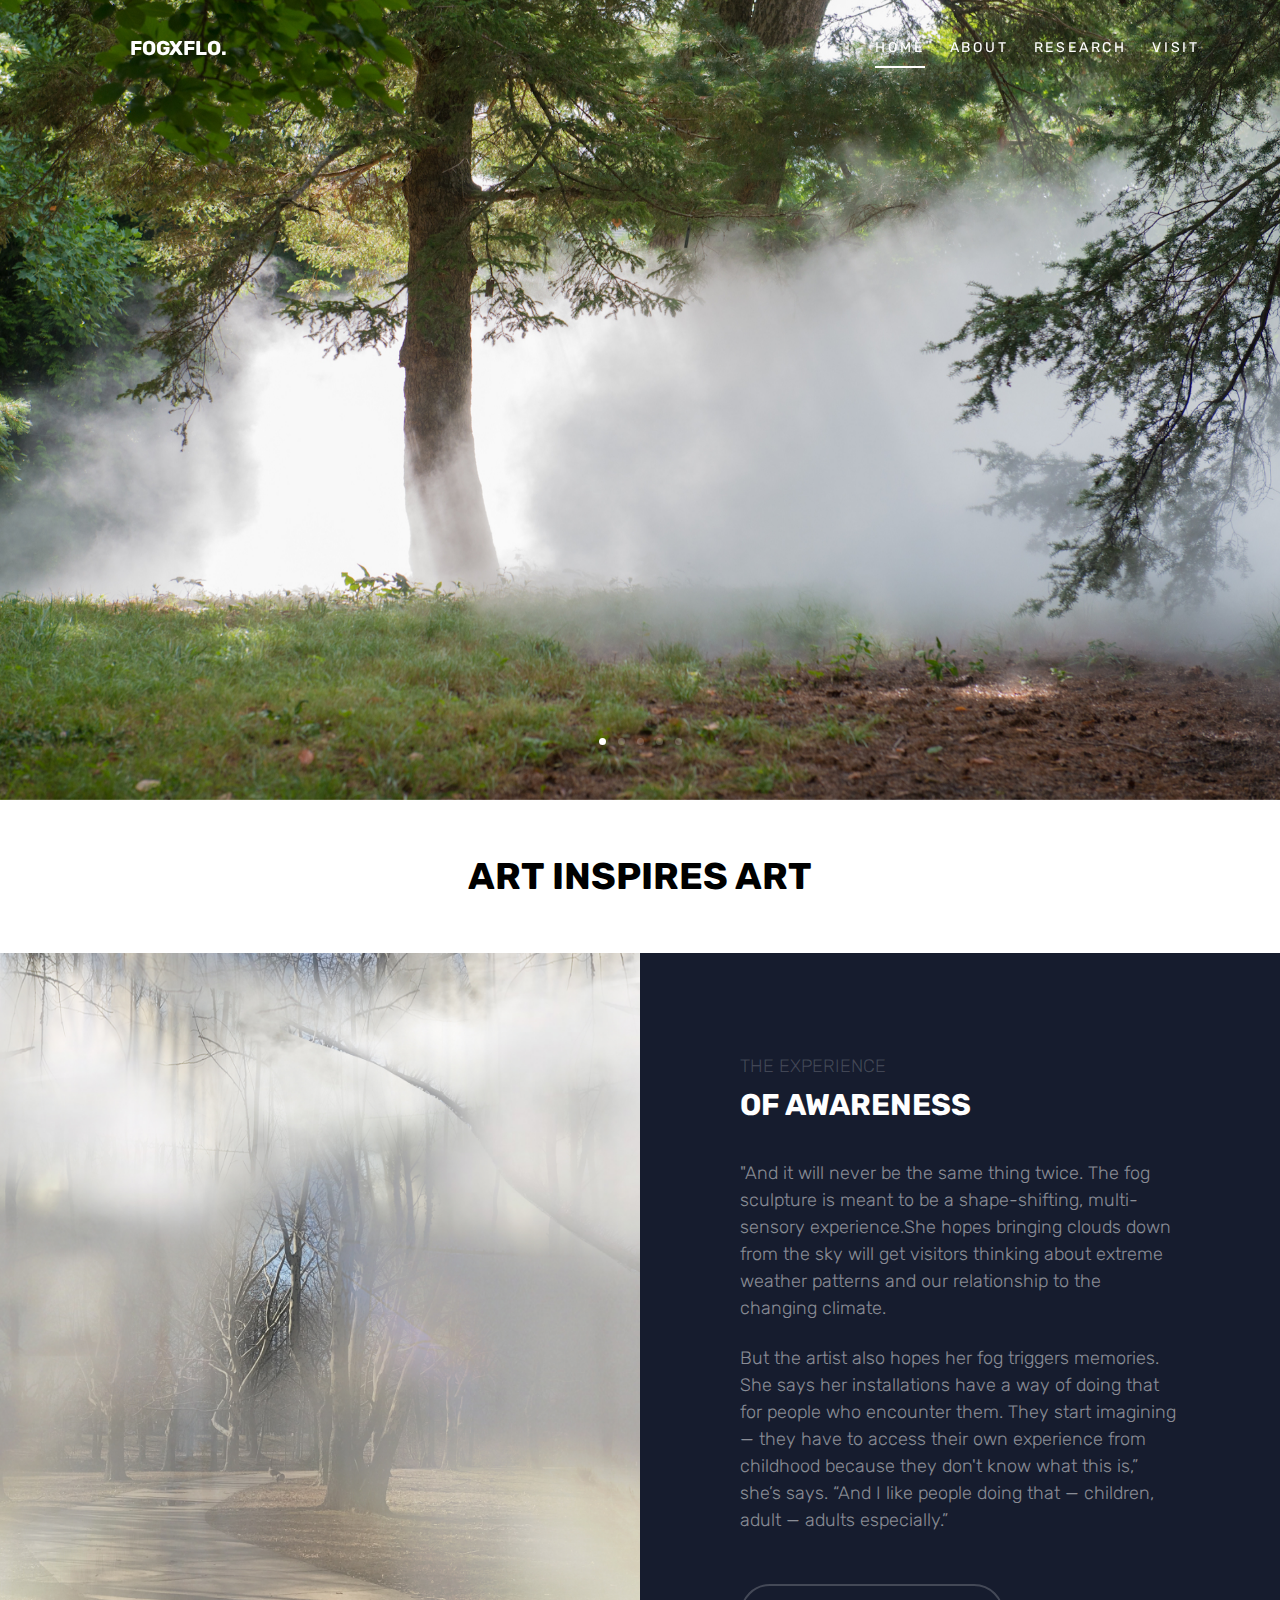
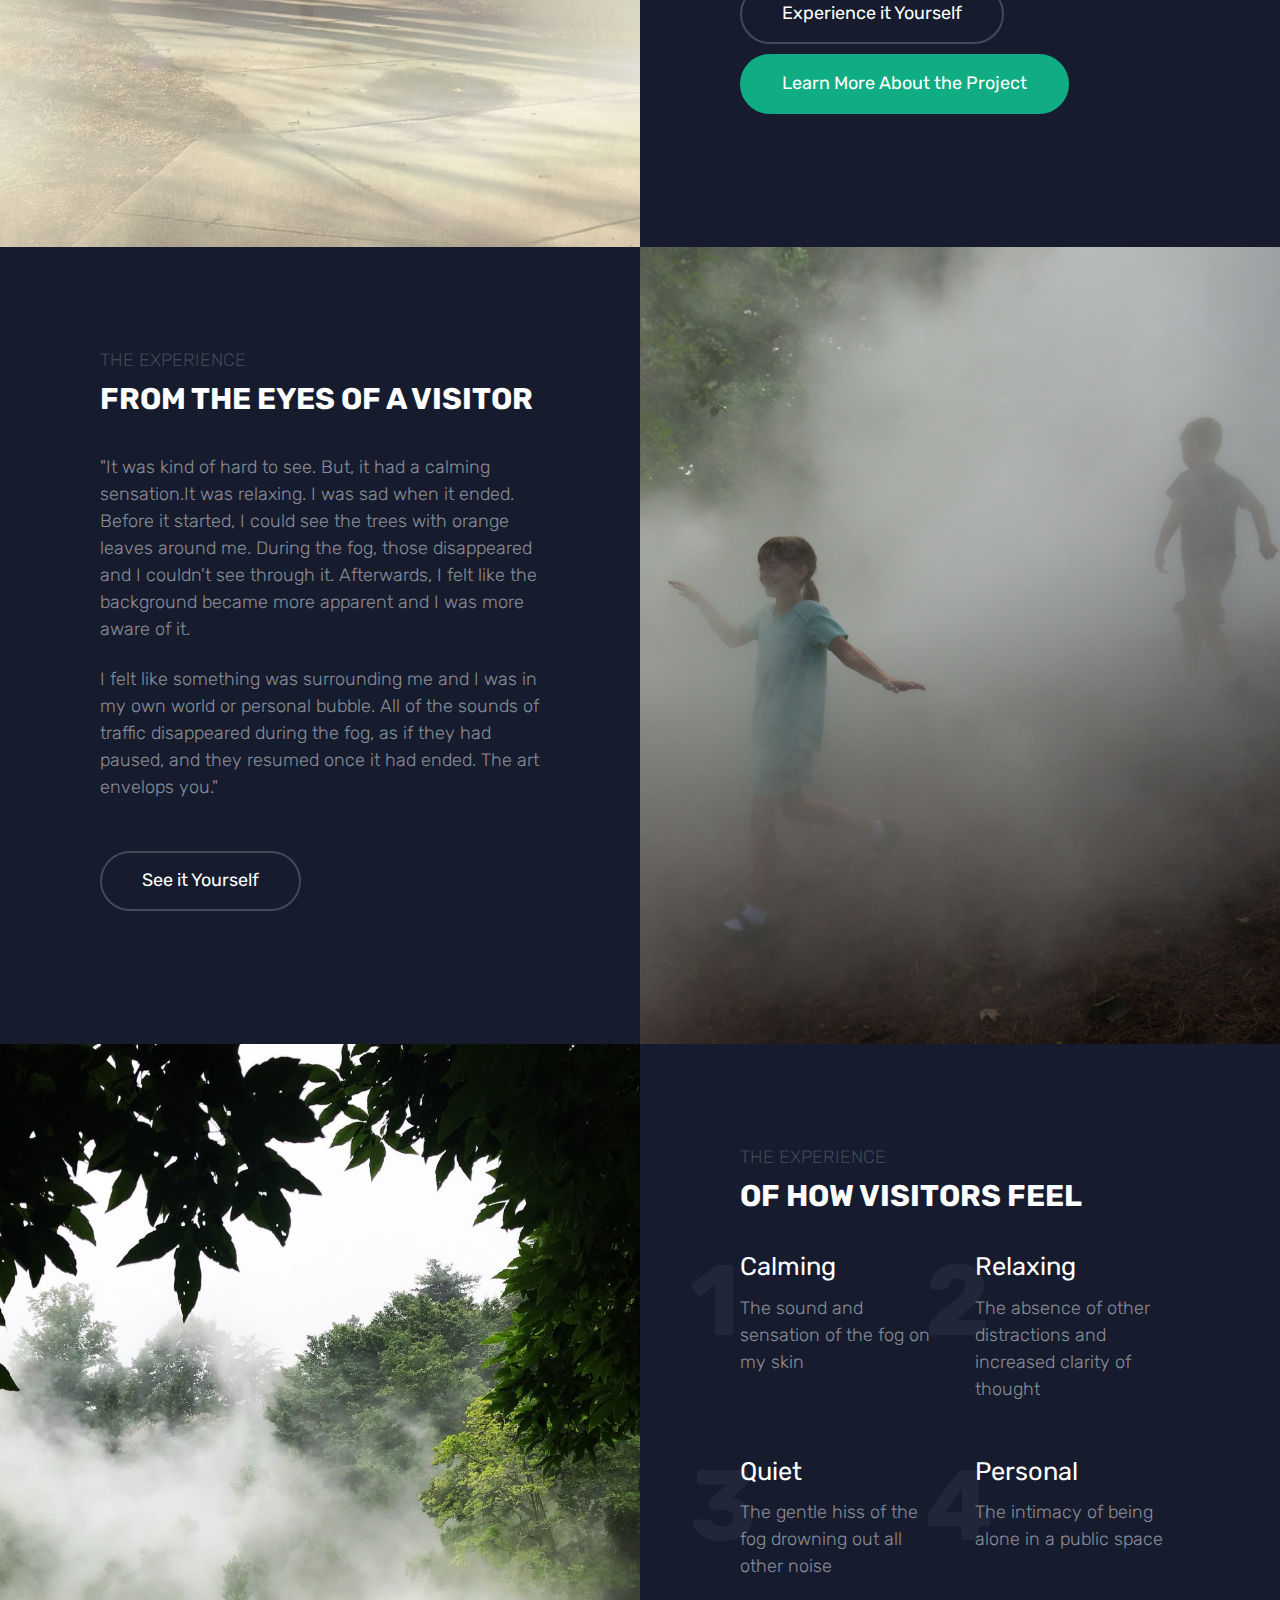
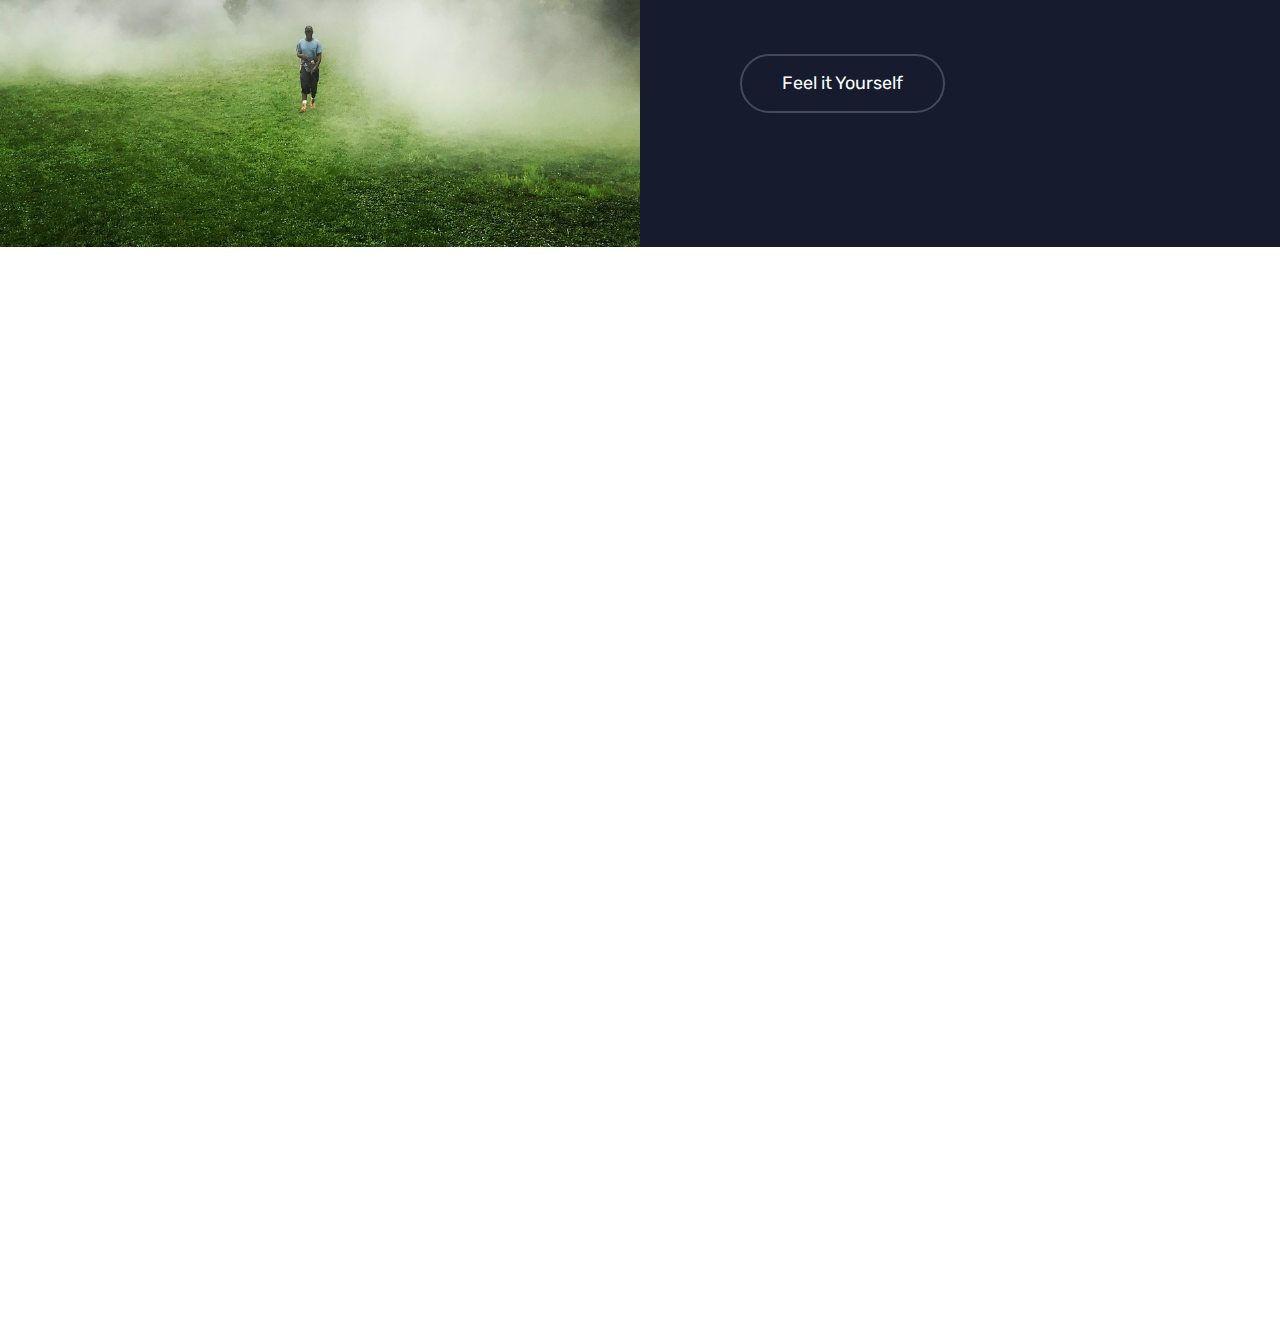
<file: index.html>
<!DOCTYPE html>
<html lang="en">
  <head>
    <meta charset="utf-8">
    <meta name="viewport" content="width=device-width, initial-scale=1">
    <title>FOGxFLO</title>
    <meta name="description" content="An analysis of FogxFlo by Fujiko Nakaya">
    <meta name="keywords" content="fogxflo, emerald necklace, boston, 5d fundamentals">
    
    <link href="https://fonts.googleapis.com/css?family=Inconsolata|Rubik:300,400,700,900" rel="stylesheet">
    <link rel="stylesheet" href="css/styles-merged.css">
    <link rel="stylesheet" href="css/style.min.css">
    <link rel="stylesheet" href="css/custom.css">

    <!--[if lt IE 9]>
      <script src="js/vendor/html5shiv.min.js"></script>
      <script src="js/vendor/respond.min.js"></script>
    <![endif]-->
  </head>
  <body>

  <!-- START: header -->
  
  <div class="probootstrap-loader"></div>

  <header role="banner" class="probootstrap-header">
    <div class="container">
        <a href="index.html" class="probootstrap-logo">FOGxFLO<span>.</span></a>
        
        <a href="#" class="probootstrap-burger-menu visible-xs" ><i>Menu</i></a>
        <div class="mobile-menu-overlay"></div>

        <nav role="navigation" class="probootstrap-nav hidden-xs">
          <ul class="probootstrap-main-nav">
            <li class="active"><a href="index.html">Home</a></li>
            <li><a href="about.html">About</a></li>
            <li><a href="portfolio.html">Research</a></li>
            <li><a href="contact.html">Visit</a></li>
          </ul>
          <div class="extra-text visible-xs">
            <a href="#" class="probootstrap-burger-menu"><i>Menu</i></a>
            <h5>Connect</h5>
            <ul class="social-buttons">
              <li><a href="https://twitter.com/EmNecklaceBos"><i class="icon-twitter"></i></a></li>
              <li><a href="https://www.facebook.com/theemeraldnecklaceconservancy/"><i class="icon-facebook2"></i></a></li>
              <li><a href="https://www.instagram.com/emeraldnecklaceconservancy/?hl=en"><i class="icon-instagram2"></i></a></li>
            </ul>
          </div>
        </nav>
    </div>
  </header>
  <!-- END: header -->
  <div class="probootstrap-main-content">
    <section class="probootstrap-slider flexslider">
      <ul class="slides">
         <!-- class="overlay" -->
        <li style="background-image: url(img/hill.jpg);">
          <div class="container">
            <div class="row">
              <div class="col-md-10 col-md-offset-1">
                <div class="probootstrap-slider-text text-center">
                  <h1 class="probootstrap-heading probootstrap-animate mb20">get found in the fog</h1>
                  <div class="probootstrap-animate probootstrap-sub-wrap mb30">@emnecklacebos | twitter</div>
                  <p class="probootstrap-animate"><a href="#" class="btn btn-ghost btn-ghost-white">fogxhill</a></p>
                </div>
              </div>
            </div>
          </div>
        </li>
        <!-- class="overlay" -->
        <li style="background-image: url(img/beach.jpg);">
          <div class="container">
            <div class="row">
              <div class="col-md-10 col-md-offset-1">
                <div class="probootstrap-slider-text text-center">
                  <h1 class="probootstrap-heading probootstrap-animate mb20">into the mystic</h1>
                  <div class="probootstrap-animate probootstrap-sub-wrap mb30">@megdaly13 | twitter</div>
                  <p class="probootstrap-animate"><a href="#" class="btn btn-ghost btn-ghost-white">fogxbeach</a></p>
                </div>
              </div>
            </div>
          </div>
        </li>
        <!-- class="overlay" -->
        <li style="background-image: url(img/island.jpg);">
          <div class="container">
            <div class="row">
              <div class="col-md-10 col-md-offset-1">
                <div class="probootstrap-slider-text text-center">
                  <h1 class="probootstrap-heading probootstrap-animate mb20">fearless</h1>
                  <div class="probootstrap-animate probootstrap-sub-wrap mb30">@gardinofran | twitter</div>
                  <p class="probootstrap-animate"><a href="#" class="btn btn-ghost btn-ghost-white">fogxisland</a></p>
                </div>
              </div>
            </div>
          </div>
        </li>
        <!-- class="overlay" -->
        <li style="background-image: url(img/ruins.jpg);">
          <div class="container">
            <div class="row">
              <div class="col-md-10 col-md-offset-1">
                <div class="probootstrap-slider-text text-center">
                  <h1 class="probootstrap-heading probootstrap-animate mb20">innovative art</h1>
                  <div class="probootstrap-animate probootstrap-sub-wrap mb30">@yennabenna | twitter</div>
                  <p class="probootstrap-animate"><a href="#" class="btn btn-ghost btn-ghost-white">fogxruins</a></p>
                </div>
              </div>
            </div>
          </div>
        </li>
        <!-- class="overlay" -->
        <li style="background-image: url(img/canopy.jpg);">
          <div class="container">
            <div class="row">
              <div class="col-md-10 col-md-offset-1">
                <div class="probootstrap-slider-text text-center">
                  <h1 class="probootstrap-heading probootstrap-animate mb20">make the invisible visible</h1>
                  <div class="probootstrap-animate probootstrap-sub-wrap mb30">@ruvandhi | twitter</div>
                  <p class="probootstrap-animate"><a href="#" class="btn btn-ghost btn-ghost-white">fogxcanopy</a></p>
                </div>
              </div>
            </div>
          </div>
        </li>
      </ul>
    </section>
    <section class="probootstrap-section probootstrap-bg-white">
      <div class="container-fluid">
        <div class="section-heading text-center">
          <h2 class="mt0 mb0">art inspires art</h2>
        </div>
      </div>
    </section>
    <section class="probootstrap-half">
      <div class="image-wrap">
        <div class="image" style="background-image: url(img/index2.jpg);"></div>
      </div>
      <div class="text">
        <p class="mb10 subtitle">The Experience</p>
        <h3 class="mt0 mb40">Of Awareness</h3>
        <p>"And it will never be the same thing twice. The fog sculpture is meant to be a shape-shifting, multi-sensory experience.She hopes bringing clouds down from the sky will get visitors thinking about extreme weather patterns and our relationship to the changing climate.</p>
        <p class="mb50">But the artist also hopes her fog triggers memories. She says her installations have a way of doing that for people who encounter them. They start imagining — they have to access their own experience from childhood because they don't know what this is,” she’s says. “And I like people doing that — children, adult — adults especially.”</p>
        <p><a href="contact.html" class="btn btn-ghost btn-ghost-white mb10">Experience it Yourself</a> &nbsp; <a href="about.html" class="btn btn-primary mb10">Learn More About the Project</a></p>
      </div>
    </section>
    <section class="probootstrap-half reverse">
      <div class="image-wrap">
        <div class="image" style="background-image: url(img/index1.jpg);"></div>
      </div>
      <div class="text">
        <p class="mb10 subtitle"> The Experience</p>
        <h3 class="mt0 mb40">From the Eyes of a Visitor</h3>
        <p>"It was kind of hard to see. But, it had a calming sensation.It was relaxing. I was sad when it ended. Before it started, I could see the trees with orange leaves around me. During the fog, those disappeared and I couldn't see through it. Afterwards, I felt like the background became more apparent and I was more aware of it.</p>
        <p class="mb50">I felt like something was surrounding me and I was in my own world or personal bubble. All of the sounds of traffic disappeared during the fog, as if they had paused, and they resumed once it had ended. The art envelops you."</p>
        <p><a href="contact.html" class="btn btn-ghost btn-ghost-white mb10">See it Yourself</a></p>
      </div>
    </section>
     <section class="probootstrap-half">
      <div class="image-wrap">
        <div class="image" style="background-image: url(img/index3.jpg);"></div>
      </div>
      <div class="text">
        <p class="mb10 subtitle">The Experience</p>
        <h3 class="mt0 mb40">Of How Visitors Feel</h3>
        <div class="row mb20">
          <div class="col-md-6 col-sm-12 col-xs-12">
            <div class="service-item">
              <span class="number">1</span>
              <h4 class="mt0">Calming</h4>
              <p>The sound and sensation of the fog on my skin</p>
            </div>
          </div>
          <div class="col-md-6 col-sm-12 col-xs-12">
            <div class="service-item">
              <span class="number">2</span>
              <h4 class="mt0">Relaxing</h4>
              <p>The absence of other distractions and increased clarity of thought</p>
            </div>
          </div>
          <div class="clearfix visible-sm-block"></div>
          <div class="col-md-6 col-sm-12 col-xs-12">
            <div class="service-item">
              <span class="number">3</span>
              <h4 class="mt0">Quiet</h4>
              <p>The gentle hiss of the fog drowning out all other noise</p>
            </div>
          </div>
          <div class="col-md-6 col-sm-12 col-xs-12">
            <div class="service-item">
              <span class="number">4</span>
              <h4 class="mt0">Personal</h4>
              <p>The intimacy of being alone in a public space</p>
            </div>
          </div>
        </div>
        <p><a href="contact.html" class="btn btn-ghost btn-ghost-white mb10">Feel it Yourself</a></p>
      </div>
    </section>

    <section class="probootstrap-section probootstrap-bg-white">
        <div class="container">
          <!-- END row -->
          <div class="row">
            <div class="col-md-12 probootstrap-animate">
              <div class="owl-carousel owl-carousel-testimony owl-carousel-fullwidth mt50">
                                  <div class="item">
                  <div class="probootstrap-testimony-wrap">
                    <figure>
                      <img src="img/house.jpg" alt="Free Bootstrap Template by uicookies.com">
                    </figure>
                    <blockquote class="quote">&ldquo;Fujiko Nakaya is the first artist to have worked with fog as a sculptural medium. This is not to say that she molds the medium according to her own conception; rather, her approach is a subtle collaboration with water, atmosphere, air currents, and time itself.&rdquo; <cite class="author">&mdash; Alexandra Munroe <br> <span>Guggenheim Museum Bilboa</span></cite></blockquote>
                  </div>
                </div>
                <div class="item">
                  <div class="probootstrap-testimony-wrap">
                    <figure>
                      <img src="img/bridge.jpg" alt="Free Bootstrap Template by uicookies.com">
                    </figure>
                    <blockquote class="quote">&ldquo;Nakaya focused on politically oriented video art, using her fog sculptures as a platform for collaborations with the choreographer Trisha Brown and the multimedia artist Bill Viola, among others.&rdquo; <cite class="author">&mdash; Ken Miller <br> <span>NYTimes</span></cite></blockquote>
                  </div>
                </div>
                <div class="item">
                  <div class="probootstrap-testimony-wrap">
                    <figure>
                      <img src="img/sapporo.jpg" alt="Free Bootstrap Template by uicookies.com">
                    </figure>
                    <blockquote class="quote">&ldquo;In a series of five site-specific works placed throughout the Necklace, Nakaya responds to Olmsted’s natural yet engineered landscapes with manufactured plumes and ephemeral clouds of water vapour.&rdquo; <cite class="author">&mdash; Joshua Fischer <br> <span>Wallpaper.com</span></cite></blockquote>
                  </div>
                </div>
                <div class="item">
                  <div class="probootstrap-testimony-wrap">
                    <figure>
                      <img src="img/test1.png" alt="Free Bootstrap Template by uicookies.com">
                    </figure>
                    <blockquote class="quote">&ldquo;an exquisite blend of fog, light, landscape, laughter and intrigue&rdquo; <cite class="author">&mdash; Chris Reed <br> <span>@chrisreedstoss | twitter</span></cite></blockquote>
                  </div>
                </div>
                <div class="item">
                  <div class="probootstrap-testimony-wrap">
                    <figure>
                      <img src="img/test2.png" alt="Free Bootstrap Template by uicookies.com">
                    </figure>
                    <blockquote class="quote">&ldquo;worth it&rdquo; <cite class="author">&mdash; Meggan Levene <br> <span>@megglevene | twitter</span></cite></blockquote>
                  </div>
                </div>
                <div class="item">
                  <div class="probootstrap-testimony-wrap">
                    <figure>
                      <img src="img/test3.png" alt="Free Bootstrap Template by uicookies.com">
                    </figure>
                    <blockquote class="quote">&ldquo;absolutely beautiful day&rdquo; <cite class="author">&mdash; Juliana <br> <span>@attackofthetext | twitter</span></cite></blockquote>
                  </div>
                </div>
                
              </div>
            </div>
          </div>
          <!-- END row -->
        </div>
      </section>
    </div>

    <div class="probootstrap-footer-spacer"></div>
    <footer class="probootstrap-footer">
      <div class="probootstrap-footer-section">
        <div class="container">
          <div class="row mb80">
            <div class="col-md-4">
              <div class="probootstrap-footer-widget">
              <h3>About This Project</h3>
              <p>Created as a project at Northeastern University for the course 5D Fundamentals, Fall 2018.</p>
              <p><a href="#" class="btn btn-ghost btn-ghost-white btn-sm">See more projects</a></p>
              </div>
            </div>
            <div class="col-md-4">
              <div class="probootstrap-link-wrap probootstrap-footer-widget">
                <h3>Menu</h3>
                <ul>
                  <li><a href="index.html">Home</a></li>
                  <li><a href="about.html">About</a></li>
                  <li><a href="portfolio.html">Research</a></li>
                  <li><a href="contact.html">Visit</a></li>
                </ul>
              </div>
            </div>
            <div class="col-md-4">
              <div class="probootstrap-footer-widget">
                <h3>Learn More About the Conservancy</h3>
                <ul class="probootstrap-footer-social">
                  <li><a href="https://twitter.com/EmNecklaceBos"><i class="icon-twitter"></i></a></li>
                  <li><a href="https://www.facebook.com/theemeraldnecklaceconservancy/"><i class="icon-facebook"></i></a></li>
                  <li><a href="https://www.instagram.com/emeraldnecklaceconservancy/?hl=en"><i class="icon-instagram2"></i></a></li>
                </ul>
              </div>
            </div>
          </div>
          <div class="row">
            <p class="text-center">&copy; uiCookies:Pixels. Designed w/ <i class="icon-heart2"></i> by <a href="https://uicookies.com/">uicookies.com</a> <br> Project by Jaime Gonora</p>
          </div>
        </div>
      </div>
    </footer>

  <div class="gototop js-top">
    <a href="#" class="js-gotop"><i class="icon-chevron-thin-up"></i></a>
  </div>
  

  <script src="js/scripts.min.js"></script>
  <script src="js/main.min.js"></script>
  <script src="js/custom.js"></script>

  </body>
</html>
</file>
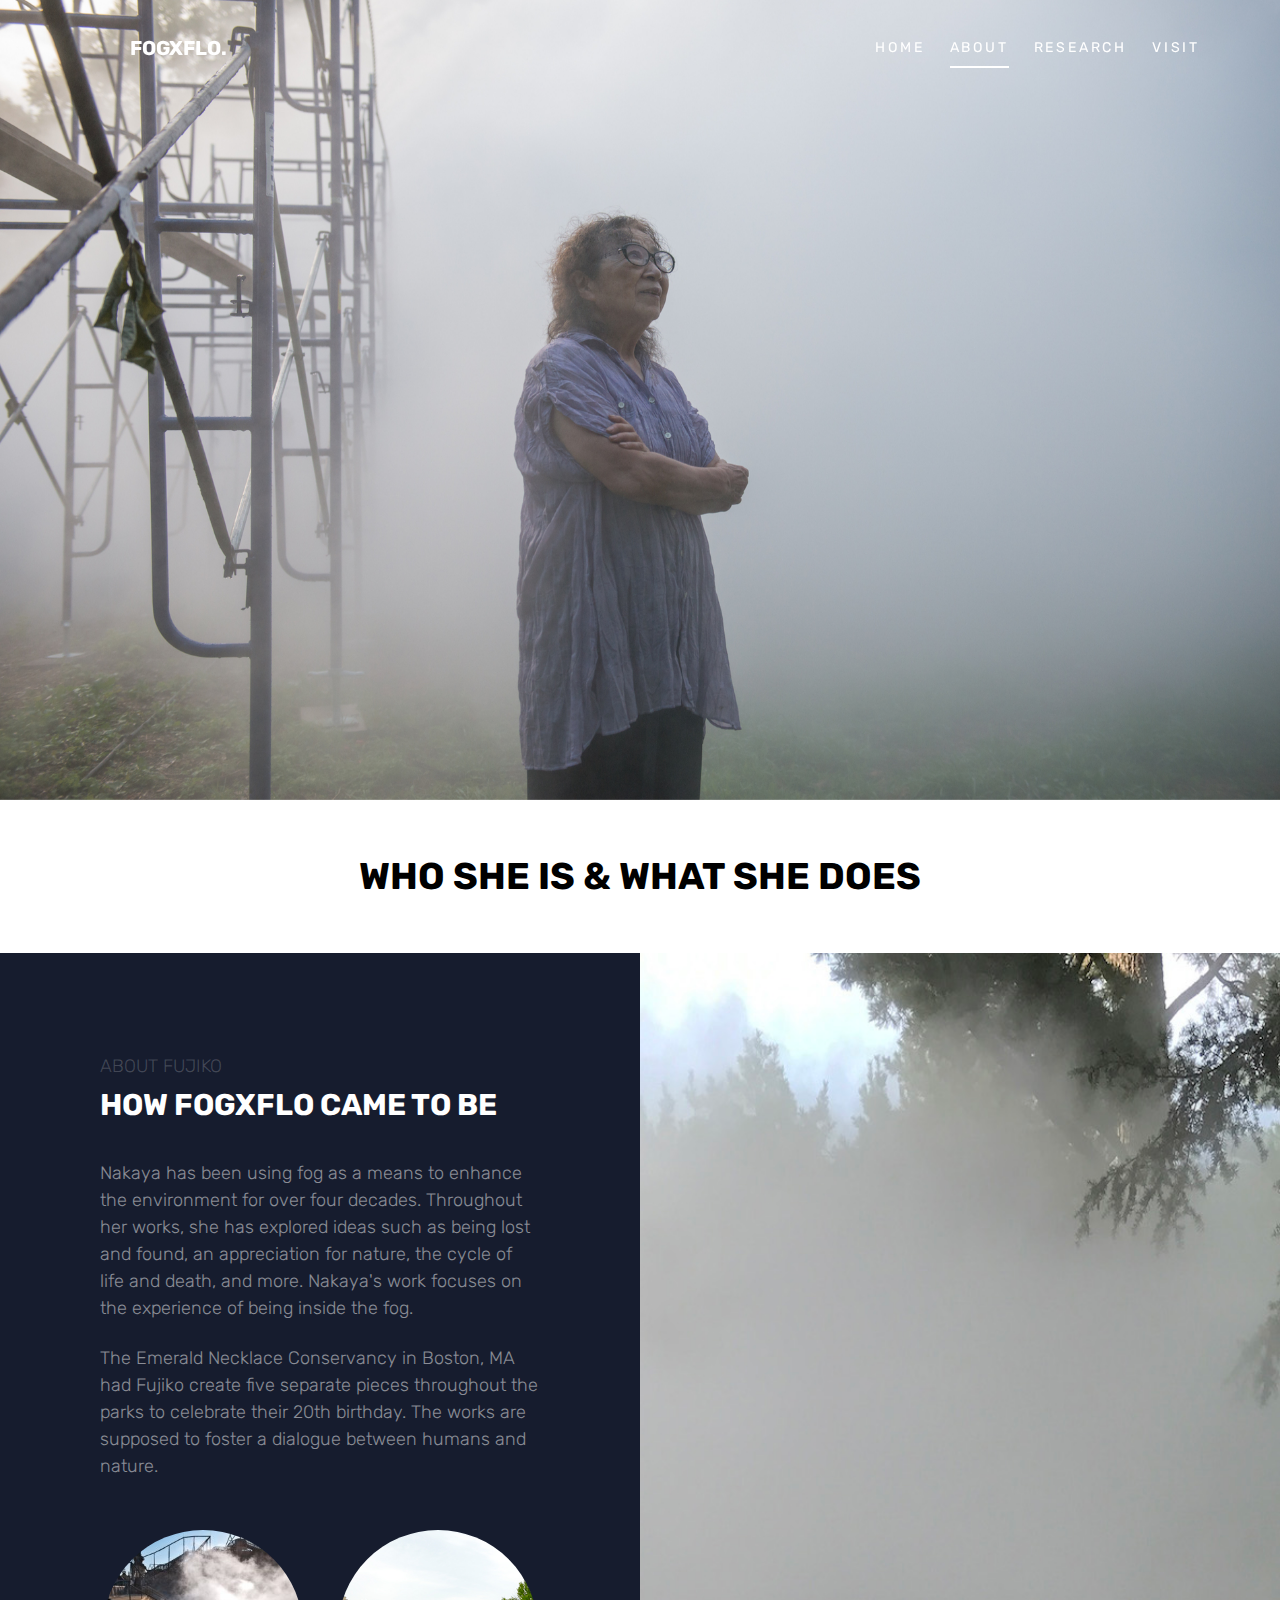
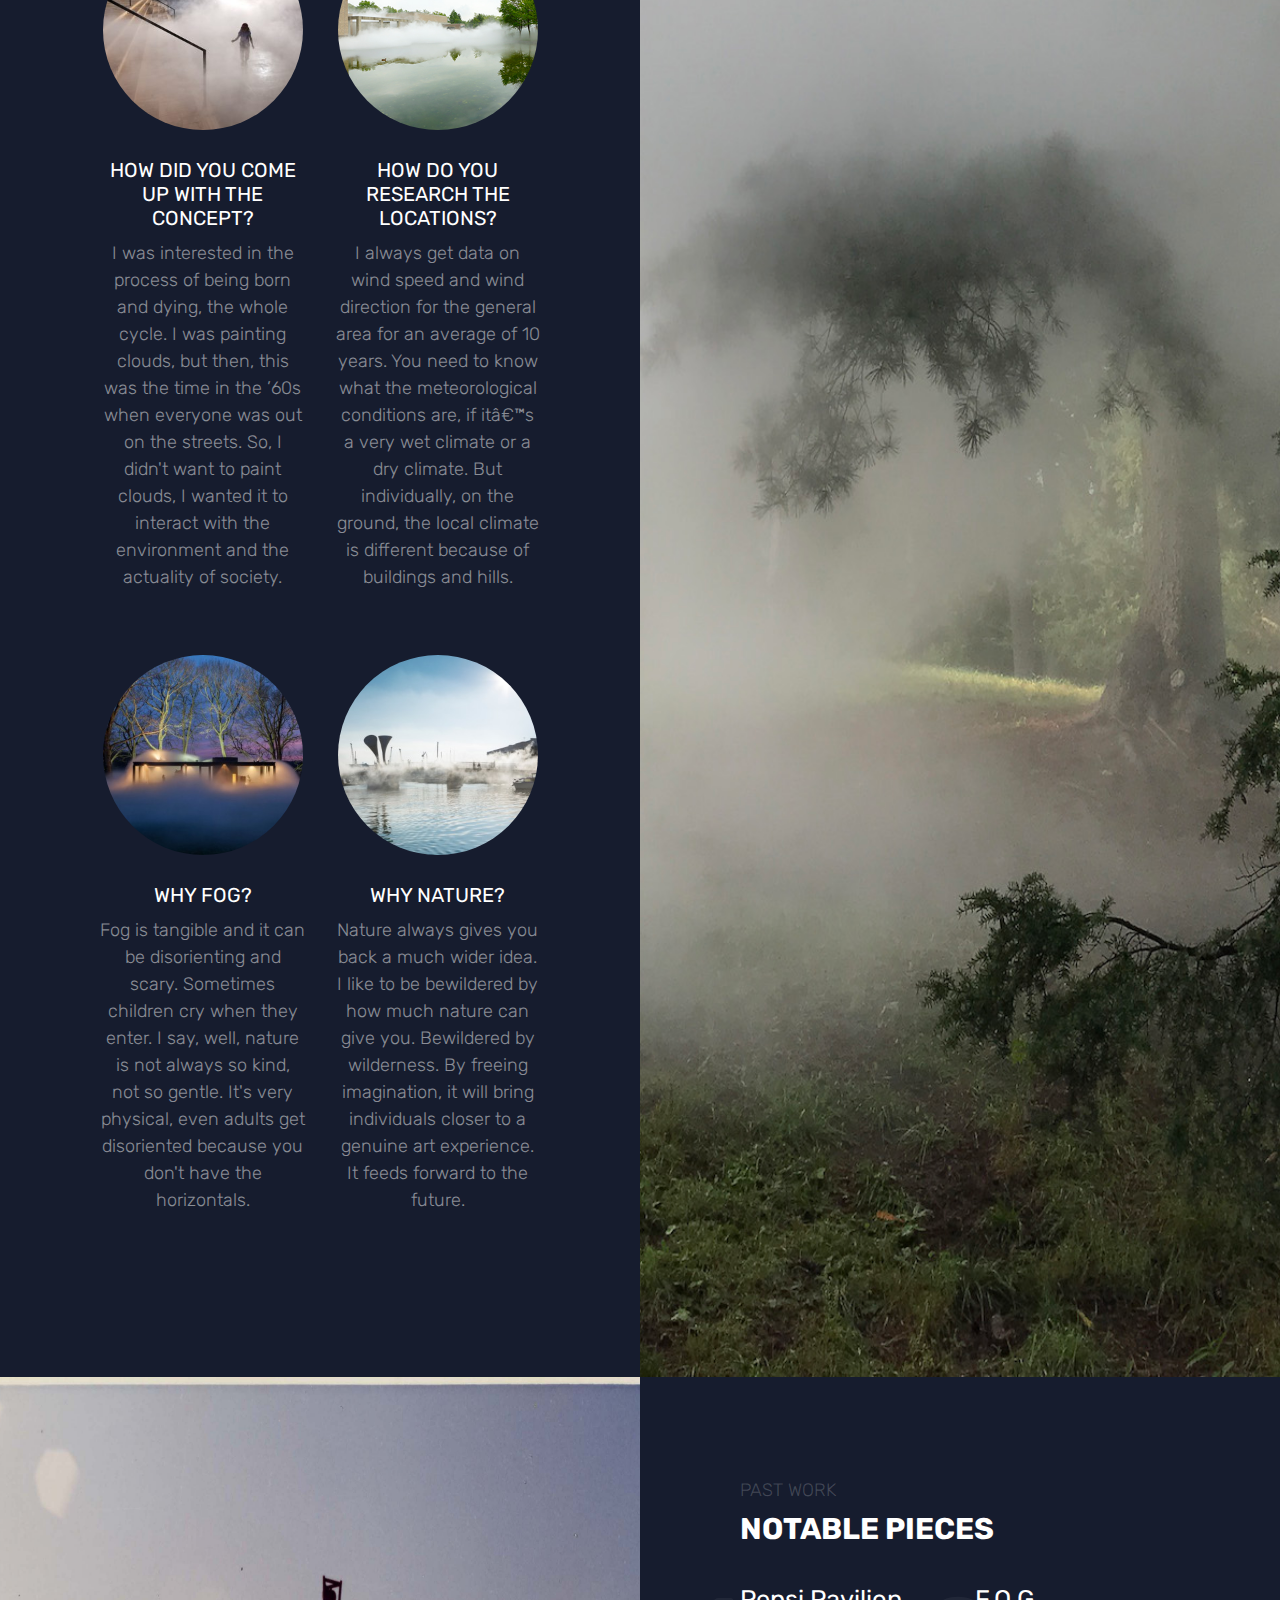
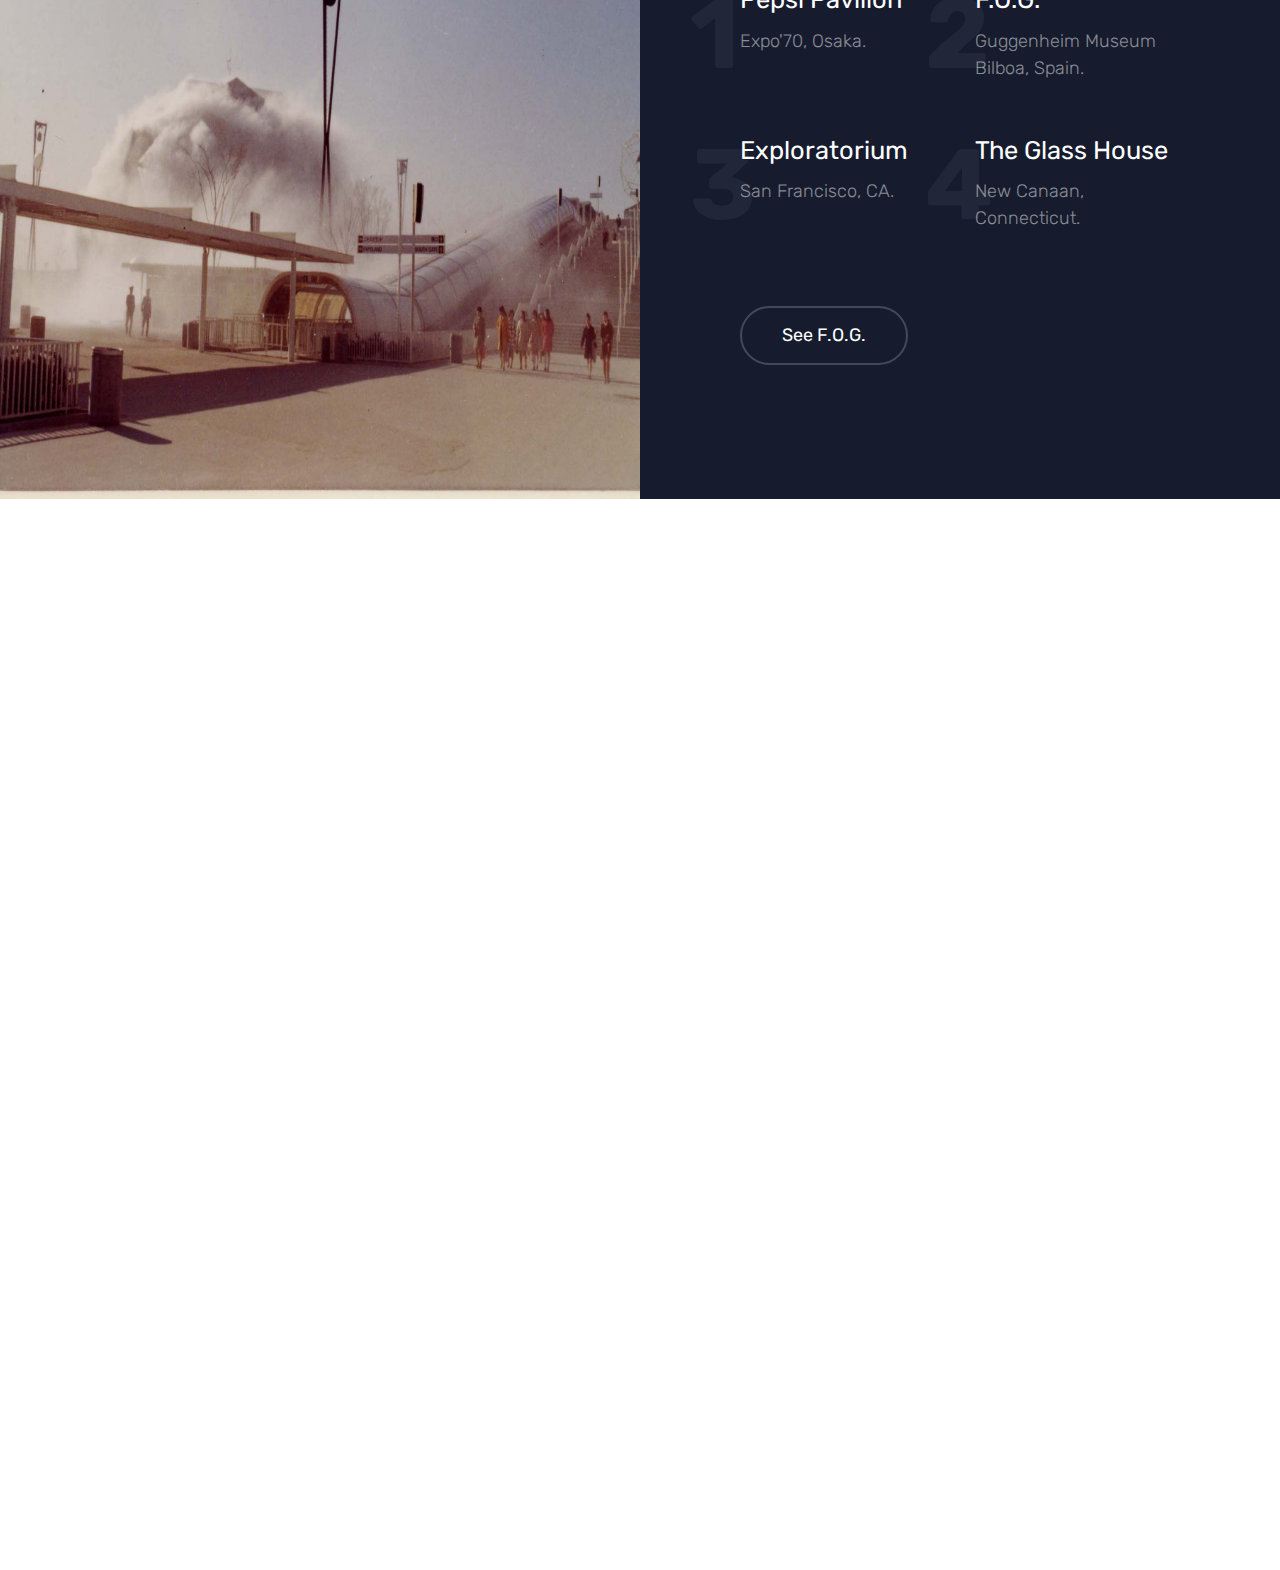
<file: about.html>
<!DOCTYPE html>
<html lang="en">
  <head>
    <meta charset="utf-8">
    <meta name="viewport" content="width=device-width, initial-scale=1">
    <title>FOGxFLO</title>
    <meta name="description" content="An analysis of FogxFlo by Fujiko Nakaya">
    <meta name="keywords" content="fogxflo, emerald necklace, boston, 5d fundamentals">
    
    <link href="https://fonts.googleapis.com/css?family=Inconsolata|Rubik:300,400,700,900" rel="stylesheet">
    <link rel="stylesheet" href="css/styles-merged.css">
    <link rel="stylesheet" href="css/style.min.css">
    <link rel="stylesheet" href="css/custom.css">

    <!--[if lt IE 9]>
      <script src="js/vendor/html5shiv.min.js"></script>
      <script src="js/vendor/respond.min.js"></script>
    <![endif]-->
  </head>
  <body>

  <!-- START: header -->
  
  <div class="probootstrap-loader"></div>

  <header role="banner" class="probootstrap-header">
    <div class="container">
        <a href="index.html" class="probootstrap-logo">FOGxFLO<span>.</span></a>
        
        <a href="#" class="probootstrap-burger-menu visible-xs" ><i>Menu</i></a>
        <div class="mobile-menu-overlay"></div>

        <nav role="navigation" class="probootstrap-nav hidden-xs">
          <ul class="probootstrap-main-nav">
            <li><a href="index.html">Home</a></li>
            <li class="active"><a href="about.html">About</a></li>
            <li><a href="portfolio.html">Research</a></li>
            <li><a href="contact.html">Visit</a></li>
          </ul>
          <div class="extra-text visible-xs">
            <a href="#" class="probootstrap-burger-menu"><i>Menu</i></a>
            <h5>Connect</h5>
            <ul class="social-buttons">
              <li><a href="https://twitter.com/EmNecklaceBos"><i class="icon-twitter"></i></a></li>
              <li><a href="https://www.facebook.com/theemeraldnecklaceconservancy/"><i class="icon-facebook2"></i></a></li>
              <li><a href="https://www.instagram.com/emeraldnecklaceconservancy/?hl=en"><i class="icon-instagram2"></i></a></li>
            </ul>
          </div>
        </nav>
    </div>
  </header>
  <!-- END: header -->
  <div class="probootstrap-main-content">
    <section class="probootstrap-slider flexslider">
      <ul class="slides">
         <!-- class="overlay" -->
        <li style="background-image: url(img/fuji1.jpg);">
          <div class="container">
            <div class="row">
              <div class="col-md-10 col-md-offset-1">
                <div class="probootstrap-slider-text text-center">
                  <h1 class="probootstrap-heading probootstrap-animate mb20">Meet Fujiko Nakaya</h1>
                  <div class="probootstrap-animate probootstrap-sub-wrap mb30">The artist behind the fog</div>
                  <p class="probootstrap-animate"><a href="https://en.wikipedia.org/wiki/Fujiko_Nakaya" class="btn btn-ghost btn-ghost-white">Learn More About Her</a></p>
                </div>
              </div>
            </div>
          </div>
        </li>
      </ul>
    </section>
    <section class="probootstrap-section probootstrap-bg-white">
      <div class="container-fluid">
        <div class="section-heading text-center">
          <h2 class="mt0 mb0">Who She Is &amp; What She Does</h2>
        </div>
      </div>
    </section>
    
    <section class="probootstrap-half reverse">
      <div class="image-wrap">
        <div class="image" style="background-image: url(img/2.jpg);"></div>
      </div>
      <div class="text">
        <p class="mb10 subtitle">About Fujiko</p>
        <h3 class="mt0 mb40">How FogxFlo Came to Be</h3>
        <p>Nakaya has been using fog as a means to enhance the environment for over four decades. Throughout her works, she has explored ideas such as being lost and found, an appreciation for nature, the cycle of life and death, and more. Nakaya's work focuses on the experience of being inside the fog.</p>
        <p class="mb50">The Emerald Necklace Conservancy in Boston, MA had Fujiko create five separate pieces throughout the parks to celebrate their 20th birthday. The works are supposed to foster a dialogue between humans and nature.</p>
        
        <div class="row">
          <div class="col-md-6">
            <div class="probootstrap-block-image text-center">
              <figure><img src="img/stair.jpg" alt="Free Template by uicookies.com"></figure>
              <h4>How did you come up with the concept?</h4>
              <p>I was interested in the process of being born and dying, the whole cycle. I was painting clouds, but then, this was the time in the ’60s when everyone was out on the streets. So, I didn't want to paint clouds, I wanted it to interact with the environment and the actuality of society.</p>
            </div>
          </div>
          <div class="col-md-6">
            <div class="probootstrap-block-image text-center">
              <figure><img src="img/sapporo.jpg" alt="Free Template by uicookies.com"></figure>
              <h4>How do you research the locations?</h4>
              <p>I always get data on wind speed and wind direction for the general area for an average of 10 years. You need to know what the meteorological conditions are, if itâ€™s a very wet climate or a dry climate. But individually, on the ground, the local climate is different because of buildings and hills.</p>
            </div>
          </div>
        </div>

        <div class="row">
          <div class="col-md-6">
            <div class="probootstrap-block-image text-center">
              <figure><img src="img/house.jpg" alt="Free Template by uicookies.com"></figure>
              <h4>Why fog?</h4>
              <p>Fog is tangible and it can be disorienting and scary. Sometimes children cry when they enter. I say, well, nature is not always so kind, not so gentle. It's very physical, even adults get disoriented because you don't have the horizontals.
          </div>
            </div>
          <div class="col-md-6">
            <div class="probootstrap-block-image text-center">
              <figure><img src="img/bridge.jpg" alt="Free Template by uicookies.com"></figure>
              <h4>Why nature?</h4>
              <p>Nature always gives you back a much wider idea. I like to be bewildered by how much nature can give you. Bewildered by wilderness. By freeing imagination, it will bring individuals closer to a genuine art experience. It feeds forward to the future.</p>
            </div>
          </div>
        </div>
            
      </div>
    </section>
     <section class="probootstrap-half">
      <div class="image-wrap">
        <div class="image" style="background-image: url(img/pepsi.jpg);"></div>
      </div>
      <div class="text">
        <p class="mb10 subtitle">Past Work</p>
        <h3 class="mt0 mb40">Notable Pieces</h3>
        <div class="row mb20">
          <div class="col-md-6 col-sm-12 col-xs-12">
            <div class="service-item">
              <span class="number">1</span>
              <h4 class="mt0">Pepsi Pavilion</h4>
              <p>Expo'70, Osaka.</p>
            </div>
          </div>
          <div class="col-md-6 col-sm-12 col-xs-12">
            <div class="service-item">
              <span class="number">2</span>
              <h4 class="mt0">F.O.G.</h4>
              <p>Guggenheim Museum Bilboa, Spain.</p>
            </div>
          </div>
          <div class="clearfix visible-sm-block"></div>
          <div class="col-md-6 col-sm-12 col-xs-12">
            <div class="service-item">
              <span class="number">3</span>
              <h4 class="mt0">Exploratorium</h4>
              <p>San Francisco, CA.</p>
            </div>
          </div>
          <div class="col-md-6 col-sm-12 col-xs-12">
            <div class="service-item">
              <span class="number">4</span>
              <h4 class="mt0">The Glass House</h4>
              <p>New Canaan, Connecticut.</p>
            </div>
          </div>
        </div>
        <p><a href="https://www.guggenheim-bilbao.eus/en/works/fog-sculpture-08025-f-o-g/" class="btn btn-ghost btn-ghost-white mb10">See F.O.G.</a></p>
      </div>
    </section>

    <section class="probootstrap-section probootstrap-bg-white">
        <div class="container">
          <!-- END row -->
          <div class="row">
            <div class="col-md-12 probootstrap-animate">
              <div class="owl-carousel owl-carousel-testimony owl-carousel-fullwidth mt50">
                <div class="item">
                  <div class="probootstrap-testimony-wrap">
                    <figure>
                      <img src="img/house.jpg" alt="Free Bootstrap Template by uicookies.com">
                    </figure>
                    <blockquote class="quote">&ldquo;Fujiko Nakaya is the first artist to have worked with fog as a sculptural medium. This is not to say that she molds the medium according to her own conception; rather, her approach is a subtle collaboration with water, atmosphere, air currents, and time itself.&rdquo; <cite class="author">&mdash; Alexandra Munroe <br> <span>Guggenheim Museum Bilboa</span></cite></blockquote>
                  </div>
                </div>
                <div class="item">
                  <div class="probootstrap-testimony-wrap">
                    <figure>
                      <img src="img/bridge.jpg" alt="Free Bootstrap Template by uicookies.com">
                    </figure>
                    <blockquote class="quote">&ldquo;Nakaya focused on politically oriented video art, using her fog sculptures as a platform for collaborations with the choreographer Trisha Brown and the multimedia artist Bill Viola, among others.&rdquo; <cite class="author">&mdash; Ken Miller <br> <span>NYTimes</span></cite></blockquote>
                  </div>
                </div>
                <div class="item">
                  <div class="probootstrap-testimony-wrap">
                    <figure>
                      <img src="img/sapporo.jpg" alt="Free Bootstrap Template by uicookies.com">
                    </figure>
                    <blockquote class="quote">&ldquo;In a series of five site-specific works placed throughout the Necklace, Nakaya responds to Olmsted’s natural yet engineered landscapes with manufactured plumes and ephemeral clouds of water vapour.&rdquo; <cite class="author">&mdash; Joshua Fischer <br> <span>Wallpaper.com</span></cite></blockquote>
                  </div>
                </div>
              </div>
            </div>
          </div>
          <!-- END row -->
        </div>
      </section>
    </div>

    <div class="probootstrap-footer-spacer"></div>
    <footer class="probootstrap-footer">
      <div class="probootstrap-footer-section">
        <div class="container">
          <div class="row mb80">
            <div class="col-md-4">
              <div class="probootstrap-footer-widget">
              <h3>About This Project</h3>
              <p>Created as a project at Northeastern University for the course 5D Fundamentals, Fall 2018.</p>
              <p><a href="#" class="btn btn-ghost btn-ghost-white btn-sm">See more projects</a></p>
              </div>
            </div>
            <div class="col-md-4">
              <div class="probootstrap-link-wrap probootstrap-footer-widget">
                <h3>Menu</h3>
                <ul>
                  <li><a href="index.html">Home</a></li>
                  <li><a href="about.html">About</a></li>
                  <li><a href="portfolio.html">Research</a></li>
                  <li><a href="contact.html">Visit</a></li>
                </ul>
              </div>
            </div>
            <div class="col-md-4">
              <div class="probootstrap-footer-widget">
                <h3>Learn More About the Conservancy</h3>
                <ul class="probootstrap-footer-social">
                  <li><a href="https://twitter.com/EmNecklaceBos"><i class="icon-twitter"></i></a></li>
                  <li><a href="https://www.facebook.com/theemeraldnecklaceconservancy/"><i class="icon-facebook"></i></a></li>
                  <li><a href="https://www.instagram.com/emeraldnecklaceconservancy/?hl=en"><i class="icon-instagram2"></i></a></li>
                </ul>
              </div>
            </div>
          </div>
          <div class="row">
            <p class="text-center">&copy; uiCookies:Pixels. Designed w/ <i class="icon-heart2"></i> by <a href="https://uicookies.com/">uicookies.com</a> <br> Project by Jaime Gonora</p>
          </div>
        </div>
      </div>
    </footer>

  <div class="gototop js-top">
    <a href="#" class="js-gotop"><i class="icon-chevron-thin-up"></i></a>
  </div>
  

  <script src="js/scripts.min.js"></script>
  <script src="js/main.min.js"></script>
  <script src="js/custom.js"></script>

  </body>
</html>
</file>
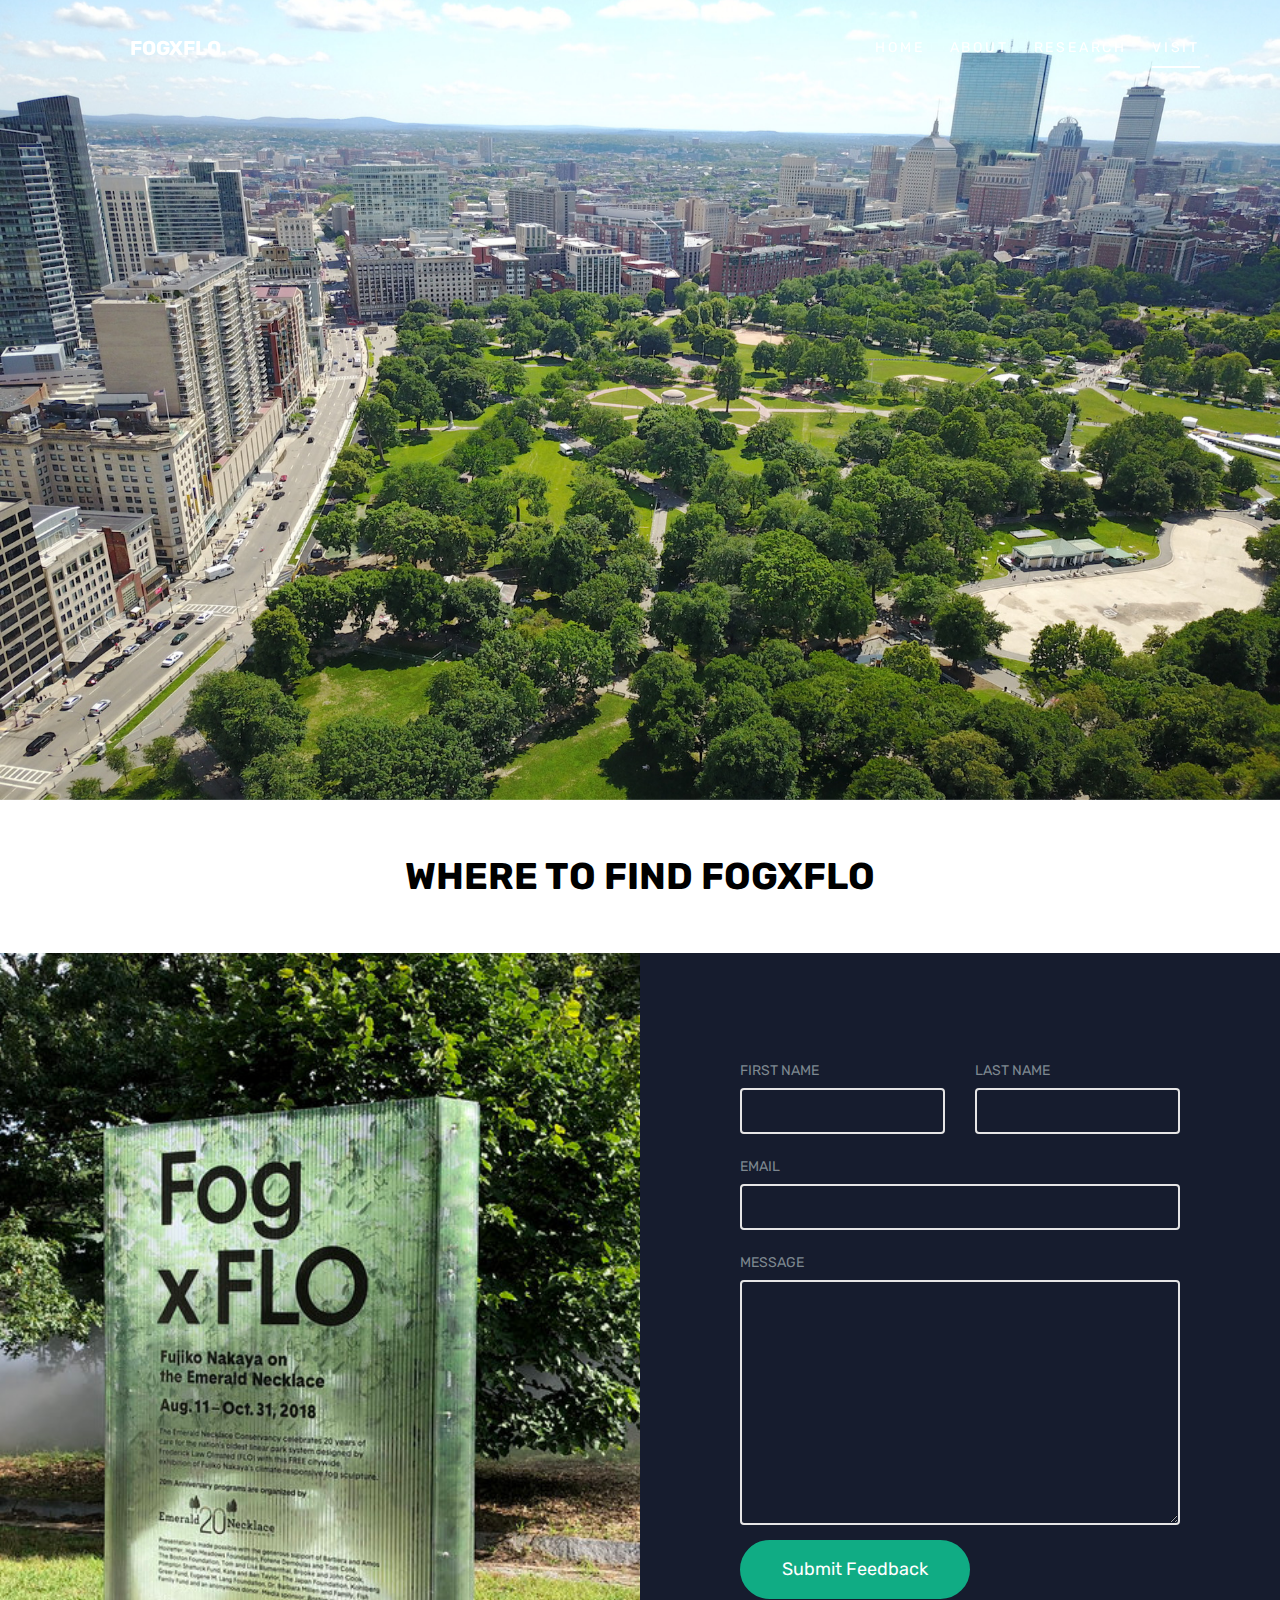
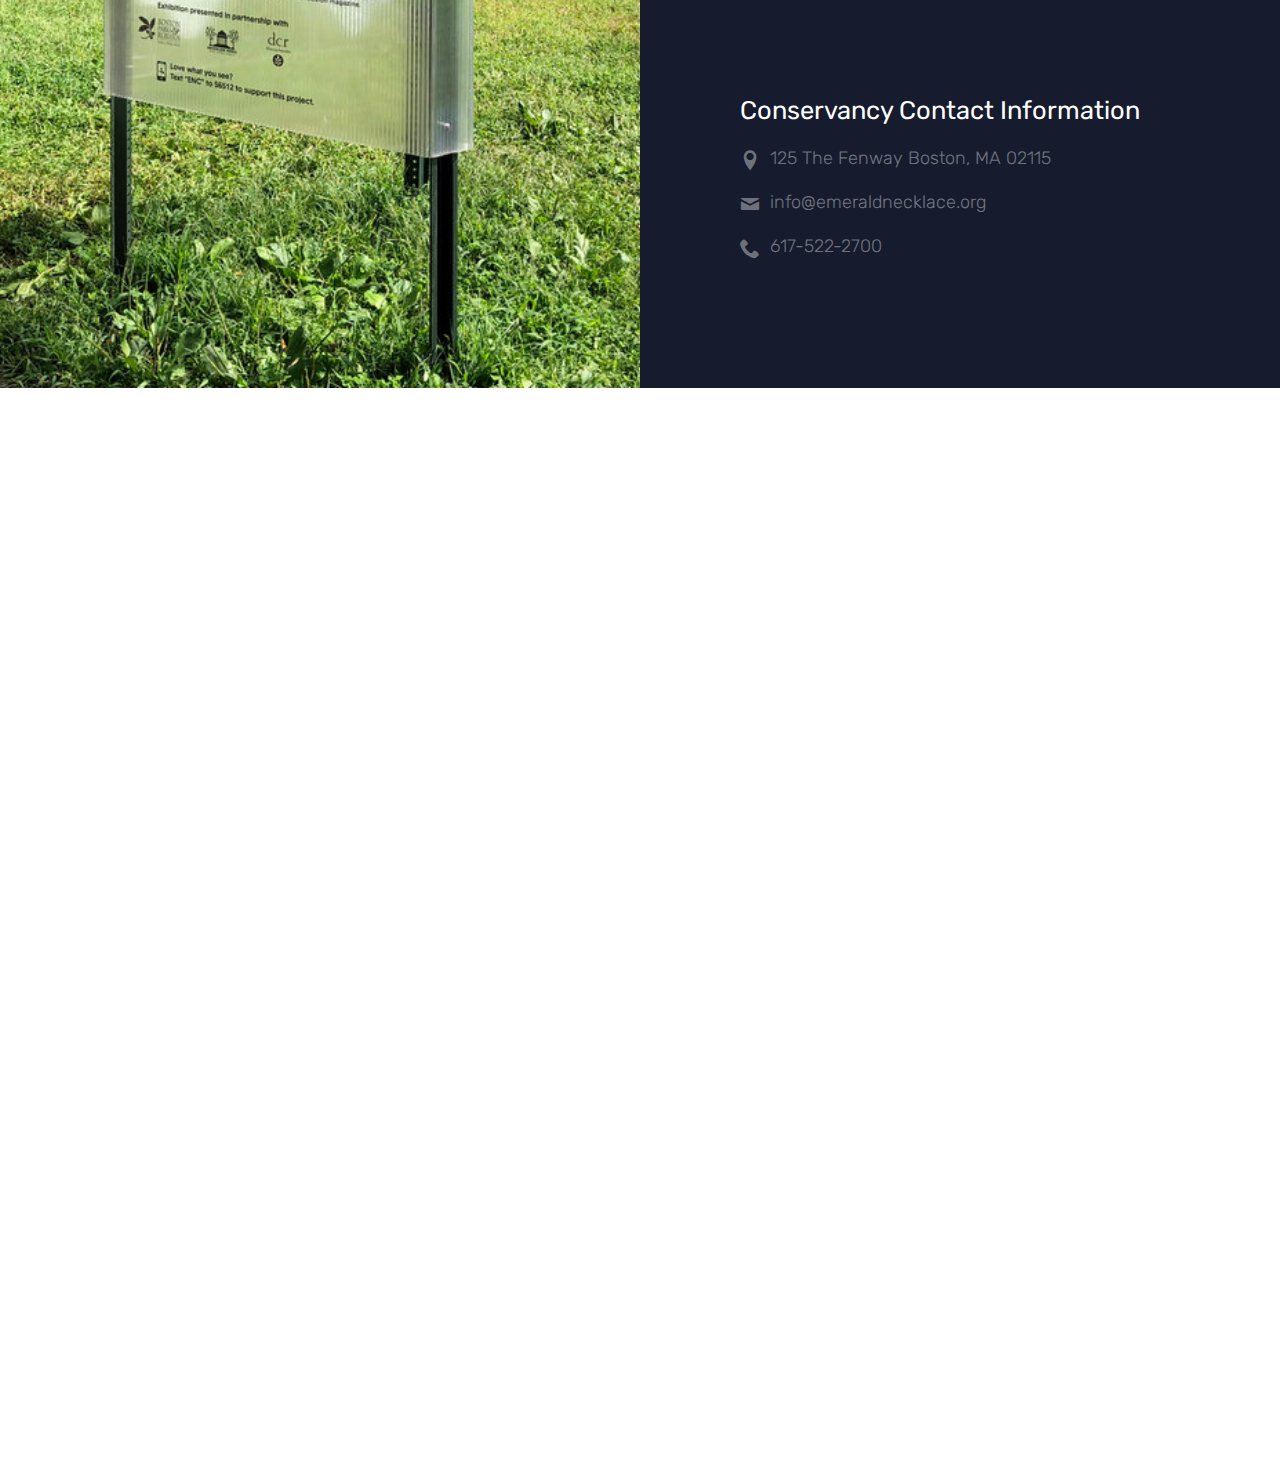
<file: contact.html>
<!DOCTYPE html>
<html lang="en">
  <head>
    <meta charset="utf-8">
    <meta name="viewport" content="width=device-width, initial-scale=1">
    <title>FOGxFLO</title>
    <meta name="description" content="An analysis of FogxFlo by Fujiko Nakaya">
    <meta name="keywords" content="fogxflo, emerald necklace, boston, 5d fundamentals">
    
    <link href="https://fonts.googleapis.com/css?family=Inconsolata|Rubik:300,400,700,900" rel="stylesheet">
    <link rel="stylesheet" href="css/styles-merged.css">
    <link rel="stylesheet" href="css/style.min.css">
    <link rel="stylesheet" href="css/custom.css">

    <!--[if lt IE 9]>
      <script src="js/vendor/html5shiv.min.js"></script>
      <script src="js/vendor/respond.min.js"></script>
    <![endif]-->
  </head>
  <body>

  <!-- START: header -->
  
  <div class="probootstrap-loader"></div>

  <header role="banner" class="probootstrap-header">
    <div class="container">
        <a href="index.html" class="probootstrap-logo">FOGxFLO<span>.</span></a>
        
        <a href="#" class="probootstrap-burger-menu visible-xs" ><i>Menu</i></a>
        <div class="mobile-menu-overlay"></div>

        <nav role="navigation" class="probootstrap-nav hidden-xs">
          <ul class="probootstrap-main-nav">
            <li><a href="index.html">Home</a></li>
            <li><a href="about.html">About</a></li>
            <li><a href="portfolio.html">Research</a></li>
            <li class="active"><a href="contact.html">Visit</a></li>
          </ul>
          <div class="extra-text visible-xs">
            <a href="#" class="probootstrap-burger-menu"><i>Menu</i></a>
            <h5>Connect</h5>
            <ul class="social-buttons">
              <li><a href="https://twitter.com/EmNecklaceBos"><i class="icon-twitter"></i></a></li>
              <li><a href="https://www.facebook.com/theemeraldnecklaceconservancy/"><i class="icon-facebook2"></i></a></li>
              <li><a href="https://www.instagram.com/emeraldnecklaceconservancy/?hl=en"><i class="icon-instagram2"></i></a></li>
            </ul>
          </div>
        </nav>
    </div>
  </header>
  <!-- END: header -->
  <div class="probootstrap-main-content">
    <section class="probootstrap-slider flexslider">
      <ul class="slides">
         <!-- class="overlay" -->
        <li style="background-image: url(img/necklace.jpg);">
          <div class="container">
            <div class="row">
              <div class="col-md-10 col-md-offset-1">
                <div class="probootstrap-slider-text text-center">
                  <h1 class="probootstrap-heading probootstrap-animate mb20">Visit</h1>
                  <div class="probootstrap-animate probootstrap-sub-wrap mb30">Visit the sculptures for yourself</div>
                  <p class="probootstrap-animate"><a href="https://www.emeraldnecklace.org/20th/visit/" class="btn btn-ghost btn-ghost-white">Official Website</a></p>
                </div>
              </div>
            </div>
          </div>
        </li>
        
      </ul>
    </section>
    <section class="probootstrap-section probootstrap-bg-white">
      <div class="container-fluid">
        <div class="section-heading text-center">
          <h2 class="mt0 mb0">Where To Find FOGxFLO</h2>
        </div>
      </div>
    </section>
    
    <section class="probootstrap-half">
      <div class="image-wrap">
        <div class="image" style="background-image: url(img/fog.jpg);"></div>
      </div>
      <div class="text">
        <form action="#" method="post" class="probootstrap-form mb60">
          <div class="row">
            <div class="col-md-6">
              <div class="form-group">
                <label for="fname">First Name</label>
                <input type="text" class="form-control" id="fname" name="fname">
              </div>
            </div>
            <div class="col-md-6">
              <div class="form-group">
                <label for="lname">Last Name</label>
                <input type="text" class="form-control" id="lname" name="lname">
              </div>
            </div>
          </div>
          <div class="form-group">
            <label for="email">Email</label>
            <input type="email" class="form-control" id="email" name="email">
          </div>
          <div class="form-group">
            <label for="message">Message</label>
            <textarea cols="30" rows="10" class="form-control" id="message" name="message"></textarea>
          </div>
          <div class="form-group">
            <input type="submit" class="btn btn-primary" id="submit" name="submit" value="Submit Feedback">
          </div>
        </form>

        <div class="row">
          <div class="col-md-12">
            <h4>Conservancy Contact Information</h4>
            <ul class="probootstrap-contact-info">
              <li><i class="icon-location2"></i> <span>125 The Fenway Boston, MA 02115</span></li>
              <li><i class="icon-mail"></i><span>info@emeraldnecklace.org</span></li>
              <li><i class="icon-phone2"></i><span>617-522-2700</span></li>
            </ul>
          </div>
        </div>
      </div>
    </section>
    

    <section class="probootstrap-section probootstrap-bg-white">
        <div class="container">
          <!-- END row -->
          <div class="row">
            <div class="col-md-12 probootstrap-animate">
              <div class="owl-carousel owl-carousel-testimony owl-carousel-fullwidth mt50">
                  <div class="item">
                  <div class="probootstrap-testimony-wrap">
                    <figure>
                      <img src="img/house.jpg" alt="Free Bootstrap Template by uicookies.com">
                    </figure>
                    <blockquote class="quote">&ldquo;Fujiko Nakaya is the first artist to have worked with fog as a sculptural medium. This is not to say that she molds the medium according to her own conception; rather, her approach is a subtle collaboration with water, atmosphere, air currents, and time itself.&rdquo; <cite class="author">&mdash; Alexandra Munroe <br> <span>Guggenheim Museum Bilboa</span></cite></blockquote>
                  </div>
                </div>
                <div class="item">
                  <div class="probootstrap-testimony-wrap">
                    <figure>
                      <img src="img/bridge.jpg" alt="Free Bootstrap Template by uicookies.com">
                    </figure>
                    <blockquote class="quote">&ldquo;Nakaya focused on politically oriented video art, using her fog sculptures as a platform for collaborations with the choreographer Trisha Brown and the multimedia artist Bill Viola, among others.&rdquo; <cite class="author">&mdash; Ken Miller <br> <span>NYTimes</span></cite></blockquote>
                  </div>
                </div>
                <div class="item">
                  <div class="probootstrap-testimony-wrap">
                    <figure>
                      <img src="img/sapporo.jpg" alt="Free Bootstrap Template by uicookies.com">
                    </figure>
                    <blockquote class="quote">&ldquo;In a series of five site-specific works placed throughout the Necklace, Nakaya responds to Olmsted’s natural yet engineered landscapes with manufactured plumes and ephemeral clouds of water vapour.&rdquo; <cite class="author">&mdash; Joshua Fischer <br> <span>Wallpaper.com</span></cite></blockquote>
                  </div>
                </div>
                <div class="item">
                  <div class="probootstrap-testimony-wrap">
                    <figure>
                      <img src="img/test1.png" alt="Free Bootstrap Template by uicookies.com">
                    </figure>
                    <blockquote class="quote">&ldquo;an exquisite blend of fog, light, landscape, laughter and intrigue&rdquo; <cite class="author">&mdash; Chris Reed <br> <span>@chrisreedstoss | twitter</span></cite></blockquote>
                  </div>
                </div>
                <div class="item">
                  <div class="probootstrap-testimony-wrap">
                    <figure>
                      <img src="img/test2.png" alt="Free Bootstrap Template by uicookies.com">
                    </figure>
                    <blockquote class="quote">&ldquo;worth it&rdquo; <cite class="author">&mdash; Meggan Levene <br> <span>@megglevene | twitter</span></cite></blockquote>
                  </div>
                </div>
                <div class="item">
                  <div class="probootstrap-testimony-wrap">
                    <figure>
                      <img src="img/test3.png" alt="Free Bootstrap Template by uicookies.com">
                    </figure>
                    <blockquote class="quote">&ldquo;absolutely beautiful day&rdquo; <cite class="author">&mdash; Juliana <br> <span>@attackofthetext | twitter</span></cite></blockquote>
                  </div>
                </div>
                
              </div>
            </div>
          </div>
          <!-- END row -->
        </div>
      </section>
    </div>

    <div class="probootstrap-footer-spacer"></div>
    <footer class="probootstrap-footer">
      <div class="probootstrap-footer-section">
        <div class="container">
          <div class="row mb80">
            <div class="col-md-4">
              <div class="probootstrap-footer-widget">
              <h3>About This Project</h3>
              <p>Created as a project at Northeastern University for the course 5D Fundamentals, Fall 2018.</p>
              <p><a href="#" class="btn btn-ghost btn-ghost-white btn-sm">See more projects</a></p>
              </div>
            </div>
            <div class="col-md-4">
              <div class="probootstrap-link-wrap probootstrap-footer-widget">
                <h3>Menu</h3>
                <ul>
                  <li><a href="index.html">Home</a></li>
                  <li><a href="about.html">About</a></li>
                  <li><a href="portfolio.html">Research</a></li>
                  <li><a href="contact.html">Visit</a></li>
                </ul>
              </div>
            </div>
            <div class="col-md-4">
              <div class="probootstrap-footer-widget">
                <h3>Learn More About the Conservancy</h3>
                <ul class="probootstrap-footer-social">
                  <li><a href="https://twitter.com/EmNecklaceBos"><i class="icon-twitter"></i></a></li>
                  <li><a href="https://www.facebook.com/theemeraldnecklaceconservancy/"><i class="icon-facebook"></i></a></li>
                  <li><a href="https://www.instagram.com/emeraldnecklaceconservancy/?hl=en"><i class="icon-instagram2"></i></a></li>
                </ul>
              </div>
            </div>
          </div>
          <div class="row">
            <p class="text-center">&copy; uiCookies:Pixels. Designed w/ <i class="icon-heart2"></i> by <a href="https://uicookies.com/">uicookies.com</a> <br> Project by Jaime Gonora</p>
          </div>
        </div>
      </div>
    </footer>

  <div class="gototop js-top">
    <a href="#" class="js-gotop"><i class="icon-chevron-thin-up"></i></a>
  </div>
  

  <script src="js/scripts.min.js"></script>
  <script src="js/main.min.js"></script>
  <script src="js/custom.js"></script>

  </body>
</html>
</file>
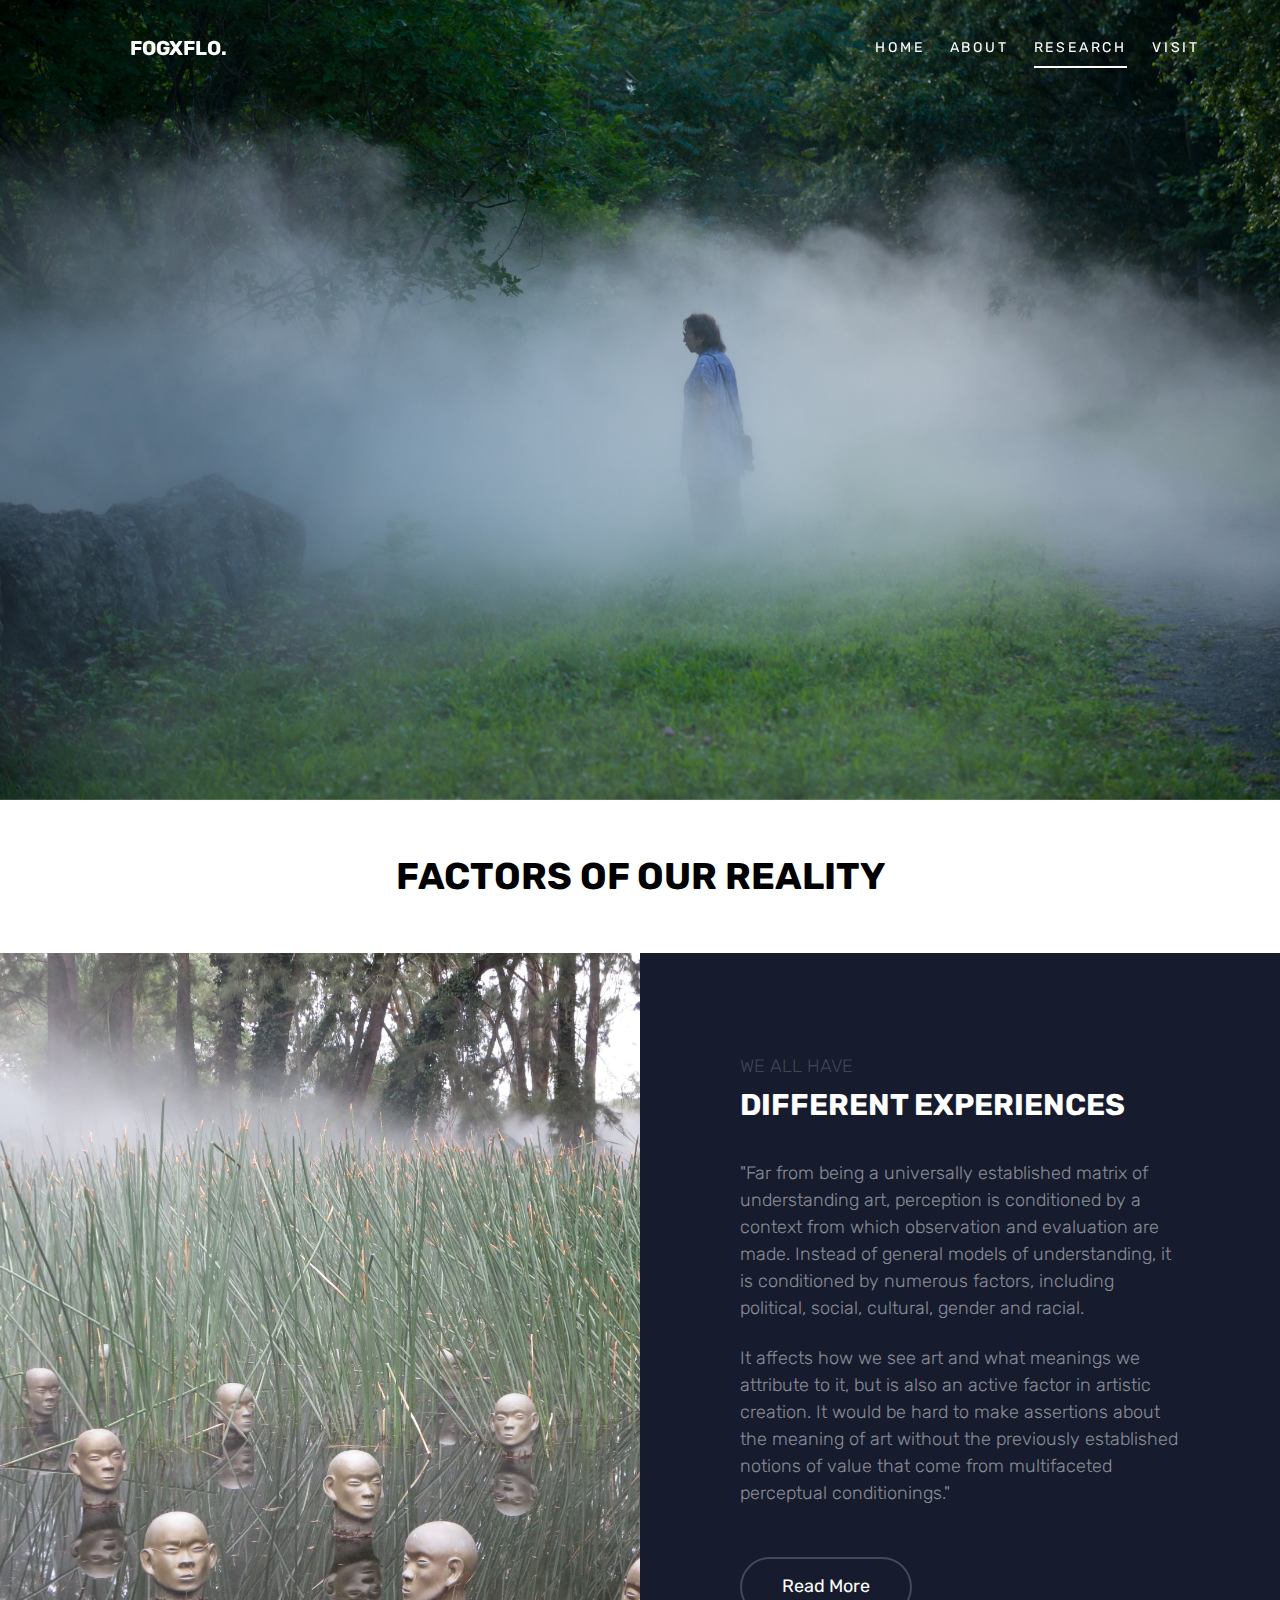
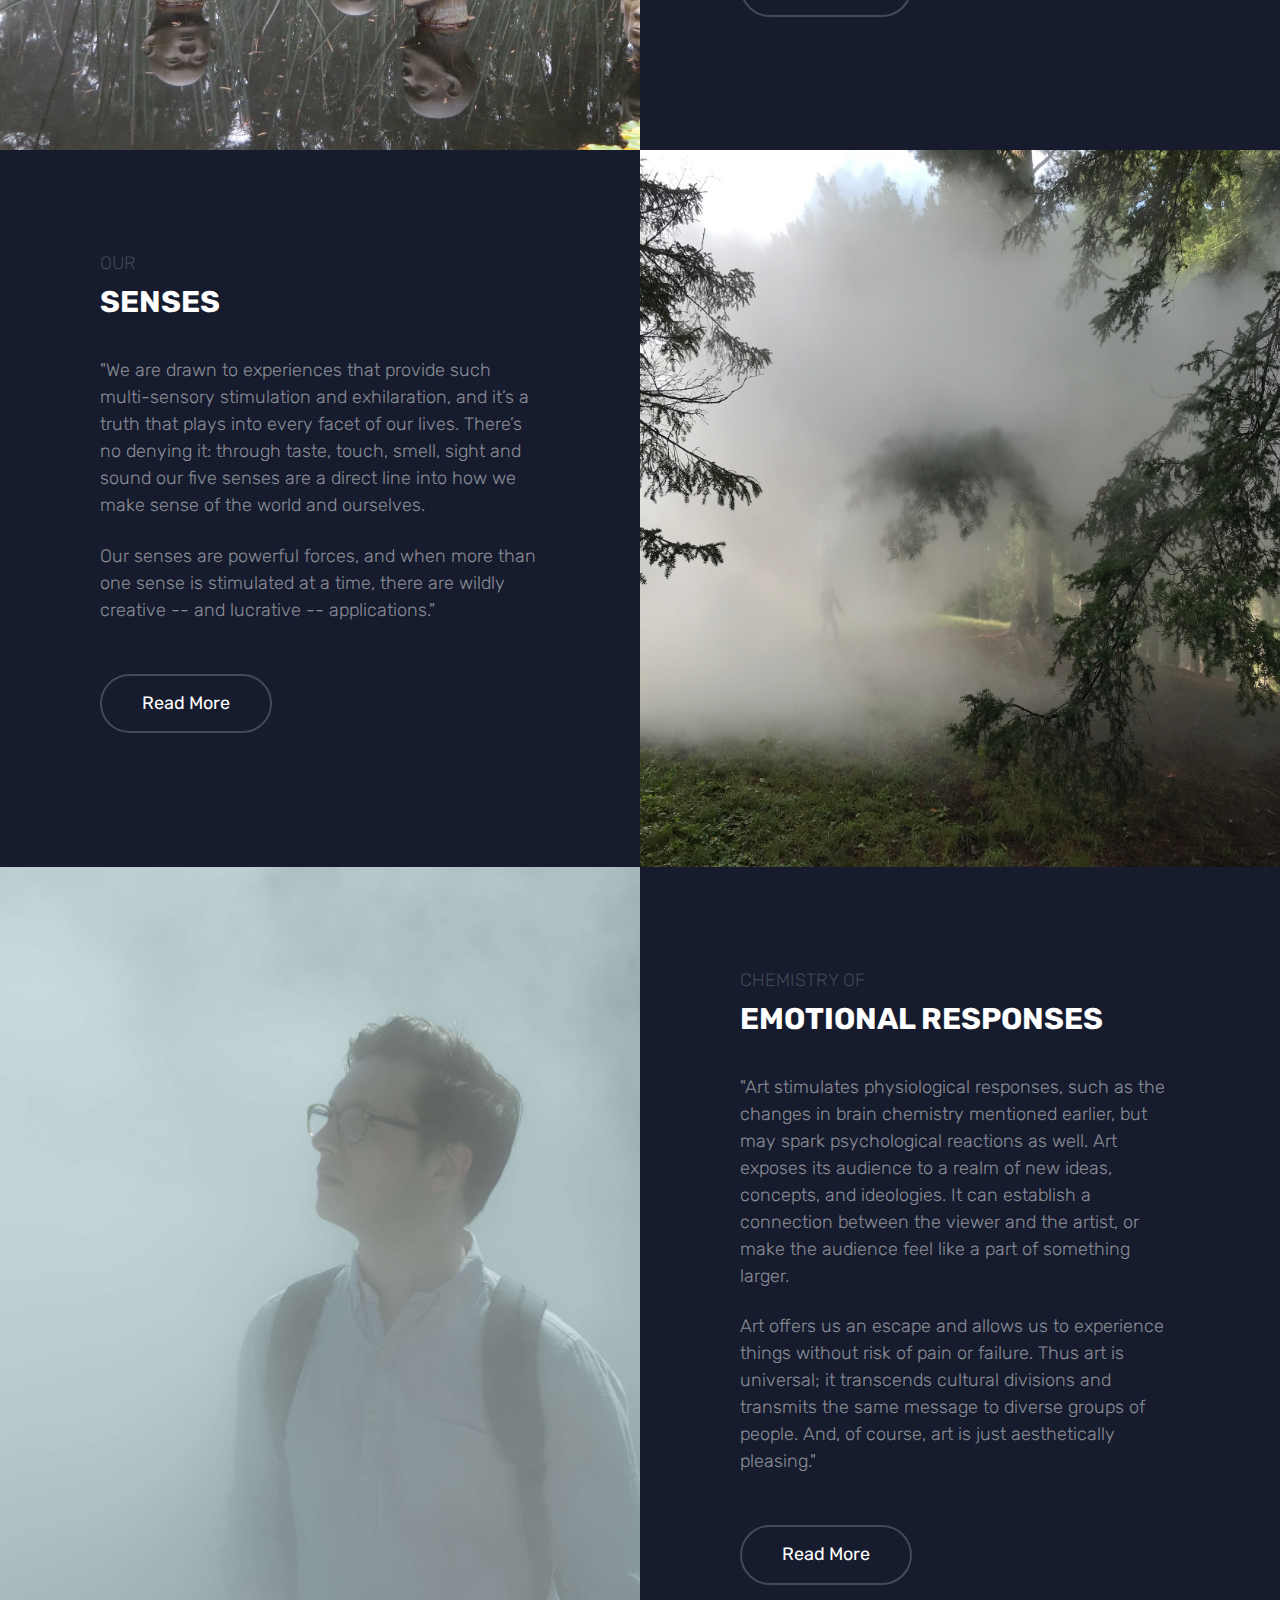
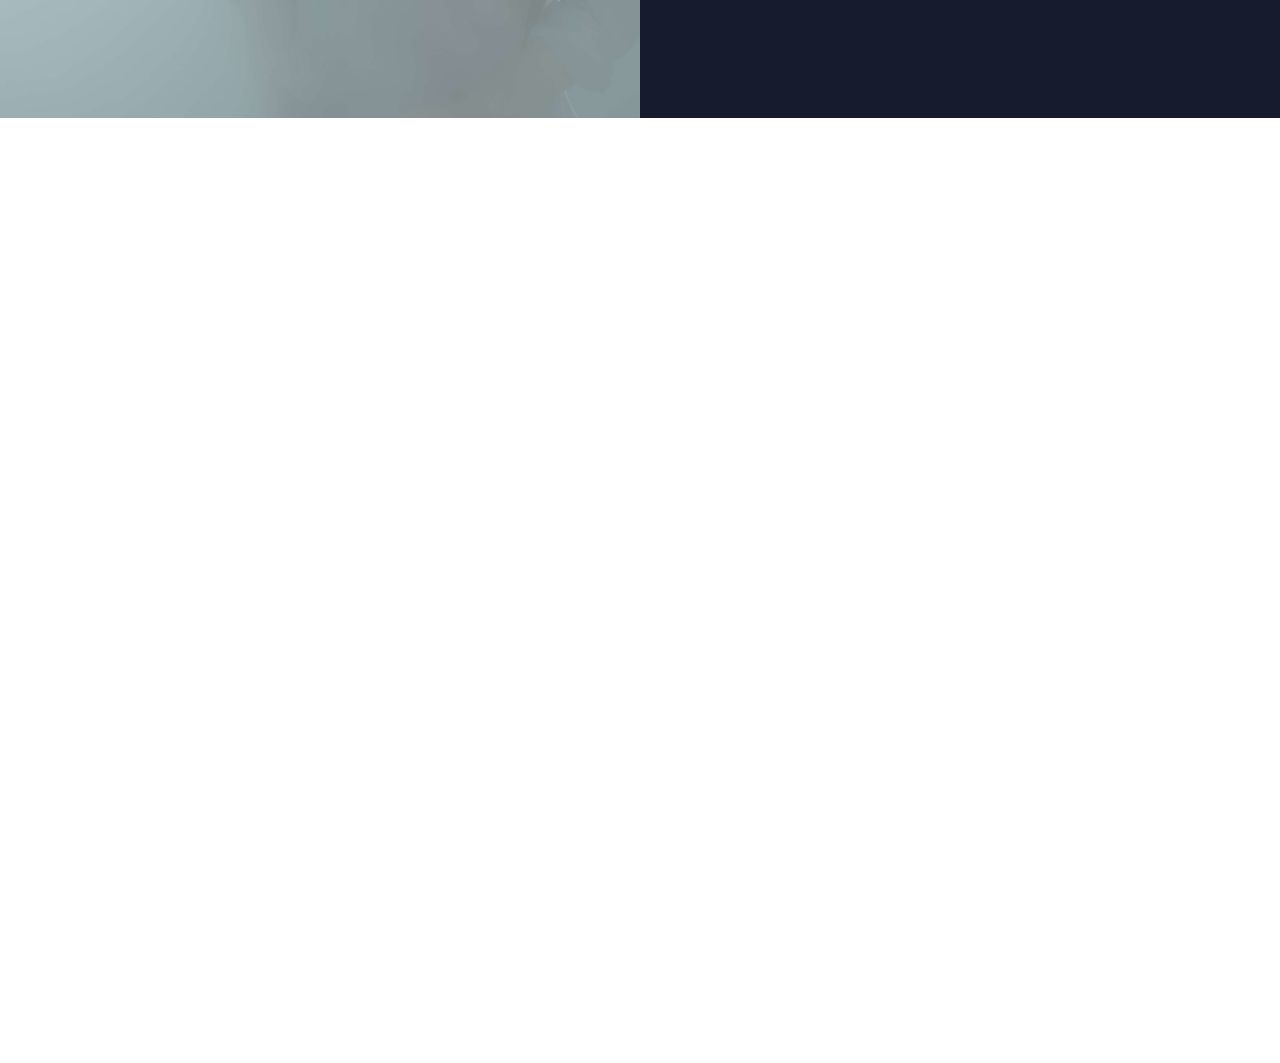
<file: portfolio.html>
<!DOCTYPE html>
<html lang="en">
  <head>
    <meta charset="utf-8">
    <meta name="viewport" content="width=device-width, initial-scale=1">
    <title>FOGxFLO</title>
    <meta name="description" content="An analysis of FogxFlo by Fujiko Nakaya">
    <meta name="keywords" content="fogxflo, emerald necklace, boston, 5d fundamentals">
    
    <link href="https://fonts.googleapis.com/css?family=Inconsolata|Rubik:300,400,700,900" rel="stylesheet">
    <link rel="stylesheet" href="css/styles-merged.css">
    <link rel="stylesheet" href="css/style.min.css">
    <link rel="stylesheet" href="css/custom.css">

    <!--[if lt IE 9]>
      <script src="js/vendor/html5shiv.min.js"></script>
      <script src="js/vendor/respond.min.js"></script>
    <![endif]-->
  </head>
  <body>

  <!-- START: header -->
  
  <div class="probootstrap-loader"></div>

  <header role="banner" class="probootstrap-header">
    <div class="container">
        <a href="index.html" class="probootstrap-logo">FOGxFLO<span>.</span></a>
        
        <a href="#" class="probootstrap-burger-menu visible-xs" ><i>Menu</i></a>
        <div class="mobile-menu-overlay"></div>

        <nav role="navigation" class="probootstrap-nav hidden-xs">
          <ul class="probootstrap-main-nav">
            <li><a href="index.html">Home</a></li>
            <li><a href="about.html">About</a></li>
            <li class="active"><a href="portfolio.html">Research</a></li>
            <li><a href="contact.html">Visit</a></li>
          </ul>
          <div class="extra-text visible-xs">
            <a href="#" class="probootstrap-burger-menu"><i>Menu</i></a>
            <h5>Connect</h5>
            <ul class="social-buttons">
              <li><a href="https://twitter.com/EmNecklaceBos"><i class="icon-twitter"></i></a></li>
              <li><a href="https://www.facebook.com/theemeraldnecklaceconservancy/"><i class="icon-facebook2"></i></a></li>
              <li><a href="https://www.instagram.com/emeraldnecklaceconservancy/?hl=en"><i class="icon-instagram2"></i></a></li>
            </ul>
          </div>
        </nav>
    </div>
  </header>
  <!-- END: header -->
  <div class="probootstrap-main-content">
    <section class="probootstrap-slider flexslider">
      <ul class="slides">
         <!-- class="overlay" -->
        <li style="background-image: url(img/memory.jpg);">
          <div class="container">
            <div class="row">
              <div class="col-md-10 col-md-offset-1">
                <div class="probootstrap-slider-text text-center">
                  <h1 class="probootstrap-heading probootstrap-animate mb20">The Science of Perception</h1>
                  <div class="probootstrap-animate probootstrap-sub-wrap mb30">How we experience art around us</div>
                  <p class="probootstrap-animate"><a href="https://www.widewalls.ch/perception-in-art/" class="btn btn-ghost btn-ghost-white">Read More Here</a></p>
                </div>
              </div>
            </div>
          </div>
        </li>
        
      </ul>
    </section>
    <section class="probootstrap-section probootstrap-bg-white">
      <div class="container-fluid">
        <div class="section-heading text-center">
          <h2 class="mt0 mb0">Factors of Our Reality</h2>
        </div>
      </div>
    </section>
    
    <section class="probootstrap-half">
      <div class="image-wrap">
        <div class="image" style="background-image: url(img/garden.jpg);"></div>
      </div>
      <div class="text">
        <p class="mb10 subtitle">We All Have</p>
        <h3 class="mt0 mb40">Different Experiences</h3>
        <p>"Far from being a universally established matrix of understanding art, perception is conditioned by a context from which observation and evaluation are made. Instead of general models of understanding, it is conditioned by numerous factors, including political, social, cultural, gender and racial.</p>
        <p class="mb50">It affects how we see art and what meanings we attribute to it, but is also an active factor in artistic creation. It would be hard to make assertions about the meaning of art without the previously established notions of value that come from multifaceted perceptual conditionings."</p>
        <p><a href="https://www.widewalls.ch/perception-in-art/" class="btn btn-ghost btn-ghost-white mb10">Read More</a></p>
      </div>
    </section>
    <section class="probootstrap-half reverse">
      <div class="image-wrap">
        <div class="image" style="background-image: url(img/2.jpg);"></div>
      </div>
      <div class="text">
        <p class="mb10 subtitle">Our</p>
        <h3 class="mt0 mb40">Senses</h3>
        <p>"We are drawn to experiences that provide such multi-sensory stimulation and exhilaration, and it’s a truth that plays into every facet of our lives. There’s no denying it: through taste, touch, smell, sight and sound our five senses are a direct line into how we make sense of the world and ourselves. </p>
        <p class="mb50">Our senses are powerful forces, and when more than one sense is stimulated at a time, there are wildly creative -- and lucrative -- applications."</p>
        <p><a href="https://www.theatlantic.com/sponsored/lincoln-mkc-moment-to-think/the-art-and-science-of-our-senses/153/" class="btn btn-ghost btn-ghost-white mb10">Read More</a></p>
      </div>
    </section>
    <section class="probootstrap-half">
      <div class="image-wrap">
        <div class="image" style="background-image: url(img/person.jpeg);"></div>
      </div>
      <div class="text">
        <p class="mb10 subtitle">Chemistry of</p>
        <h3 class="mt0 mb40">Emotional Responses</h3>
        <p>"Art stimulates physiological responses, such as the changes in brain chemistry mentioned earlier, but may spark psychological reactions as well. Art exposes its audience to a realm of new ideas, concepts, and ideologies. It can establish a connection between the viewer and the artist, or make the audience feel like a part of something larger.</p>
        <p class="mb50">Art offers us an escape and allows us to experience things without risk of pain or failure. Thus art is universal; it transcends cultural divisions and transmits the same message to diverse groups of people. And, of course, art is just aesthetically pleasing."</p>
        <p><a href="http://ricecatalyst.org/discoveries/2016/1/why-do-we-like-art" class="btn btn-ghost btn-ghost-white mb10">Read More</a></p>
      </div>
    </section>

    <section class="probootstrap-section probootstrap-bg-white">
        <div class="container">
          <!-- END row -->
          <div class="row">
            <div class="col-md-12 probootstrap-animate">
              <div class="owl-carousel owl-carousel-testimony owl-carousel-fullwidth mt50">
                <div class="item">

                  <div class="probootstrap-testimony-wrap">
                    <figure>
                      <img src="img/test1.png" alt="Free Bootstrap Template by uicookies.com">
                    </figure>
                    <blockquote class="quote">&ldquo;an exquisite blend of fog, light, landscape, laughter and intrigue&rdquo; <cite class="author">&mdash; Chris Reed <br> <span>@chrisreedstoss | twitter</span></cite></blockquote>
                  </div>

                </div>
                <div class="item">
                  <div class="probootstrap-testimony-wrap">
                    <figure>
                      <img src="img/test2.png" alt="Free Bootstrap Template by uicookies.com">
                    </figure>
                    <blockquote class="quote">&ldquo;worth it&rdquo; <cite class="author">&mdash; Meggan Levene <br> <span>@megglevene | twitter</span></cite></blockquote>
                  </div>
                </div>
                <div class="item">
                  <div class="probootstrap-testimony-wrap">
                    <figure>
                      <img src="img/test3.png" alt="Free Bootstrap Template by uicookies.com">
                    </figure>
                    <blockquote class="quote">&ldquo;absolutely beautiful day&rdquo; <cite class="author">&mdash; Juliana <br> <span>@attackofthetext | twitter</span></cite></blockquote>
                  </div>
                </div>
                
              </div>
            </div>
          </div>
          <!-- END row -->
        </div>
      </section>
    </div>

    <div class="probootstrap-footer-spacer"></div>
    <footer class="probootstrap-footer">
      <div class="probootstrap-footer-section">
        <div class="container">
          <div class="row mb80">
            <div class="col-md-4">
              <div class="probootstrap-footer-widget">
              <h3>About This Project</h3>
              <p>Created as a project at Northeastern University for the course 5D Fundamentals, Fall 2018.</p>
              <p><a href="#" class="btn btn-ghost btn-ghost-white btn-sm">See more projects</a></p>
              </div>
            </div>
            <div class="col-md-4">
              <div class="probootstrap-link-wrap probootstrap-footer-widget">
                <h3>Menu</h3>
                <ul>
                  <li><a href="index.html">Home</a></li>
                  <li><a href="about.html">About</a></li>
                  <li><a href="portfolio.html">Research</a></li>
                  <li><a href="contact.html">Visit</a></li>
                </ul>
              </div>
            </div>
            <div class="col-md-4">
              <div class="probootstrap-footer-widget">
                <h3>Learn More About the Conservancy</h3>
                <ul class="probootstrap-footer-social">
                  <li><a href="https://twitter.com/EmNecklaceBos"><i class="icon-twitter"></i></a></li>
                  <li><a href="https://www.facebook.com/theemeraldnecklaceconservancy/"><i class="icon-facebook"></i></a></li>
                  <li><a href="https://www.instagram.com/emeraldnecklaceconservancy/?hl=en"><i class="icon-instagram2"></i></a></li>
                </ul>
              </div>
            </div>
          </div>
          <div class="row">
            <p class="text-center">&copy; uiCookies:Pixels. Designed w/ <i class="icon-heart2"></i> by <a href="https://uicookies.com/">uicookies.com</a> <br> Project by Jaime Gonora</p>
          </div>
        </div>
      </div>
    </footer>

  <div class="gototop js-top">
    <a href="#" class="js-gotop"><i class="icon-chevron-thin-up"></i></a>
  </div>
  

  <script src="js/scripts.min.js"></script>
  <script src="js/main.min.js"></script>
  <script src="js/custom.js"></script>

  </body>
</html>
</file>
<file: css/custom.css>
/* Your custom css code goes here */
</file>
<file: css/style.min.css>
/*!==============================
 * Theme Name: Pixels
 * Theme URL: https://probootstrap.com/pixels-free-website-template-using-bootstrap-for-portfolio
 * Author: ProBootstrap.com
 * Author URL: https://probootstrap.com
 * License: Released for free under the Creative Commons Attribution 3.0 license (probootstrap.com/license)
 */.probootstrap-intro .probootstrap-subtitle h2,.probootstrap-logo,body,h1,h2,h3,h4{font-family:Rubik,sans-serif}@font-face{font-family:icomoon;src:url(../fonts/icomoon/icomoon.eot?1z9v6x);src:url(../fonts/icomoon/icomoon.eot?1z9v6x#iefix) format("embedded-opentype"),url(../fonts/icomoon/icomoon.ttf?1z9v6x) format("truetype"),url(../fonts/icomoon/icomoon.woff?1z9v6x) format("woff"),url(../fonts/icomoon/icomoon.svg?1z9v6x#icomoon) format("svg");font-weight:400;font-style:normal}html{overflow-x:hidden;font-size:1em}body{background:#fff;font-size:18px;font-weight:300;line-height:1.8;color:#7e8890}::selection{background:#000;color:#fff}::-moz-selection{background:#000;color:#fff}h1,h2,h3,h4{margin:1.414em 0 .5em;font-weight:400;line-height:1.2;color:#000}h1{margin-top:0;font-size:3.998em}@media screen and (max-width:768px){h1{font-size:2.998em}}h2{font-size:2.827em}@media screen and (max-width:768px){h2{font-size:2.1em}}h3{font-size:1.999em}h4{font-size:1.414em}.font_small,small{font-size:.707em}figure,ol,p,ul{margin-bottom:1.3em}a{-webkit-transition:.3s all;transition:.3s all;color:#10ac84}a:active,a:focus,a:hover{color:#000;text-decoration:none}a.hover-reverse{color:#000}a.hover-reverse:active,a.hover-reverse:focus,a.hover-reverse:hover{color:#10ac84;text-decoration:none}.probootstrap-header{padding-top:30px;padding-bottom:30px;width:100%;z-index:12;position:absolute}.probootstrap-logo{float:left;color:#fff;padding-left:60px;font-size:20px;display:block;text-transform:uppercase;font-weight:700}.probootstrap-logo:active,.probootstrap-logo:focus,.probootstrap-logo:hover{color:#fff}@media screen and (max-width:768px){.probootstrap-logo{padding-left:0}}.probootstrap-nav{margin-left:60px;float:right}.probootstrap-mobile-menu-active .probootstrap-nav{text-align:left;position:fixed;display:block!important;overflow-y:auto;top:0;right:0;bottom:0;z-index:1100;height:100vh;width:300px;background:#000;padding:40px;-webkit-transition:.3s all ease-out;transition:.3s all ease-out;-webkit-transform:translateX(300px);transform:translateX(300px)}.probootstrap-mobile-menu-active .probootstrap-nav .extra-text{display:block;float:left;clear:both;margin-top:30px;color:#fff}.probootstrap-mobile-menu-active .probootstrap-nav .extra-text .social-buttons{padding:0;margin:0 0 20px}.probootstrap-mobile-menu-active .probootstrap-nav .extra-text .social-buttons li{display:inline-block;zoom:1;padding:0;margin:0}.probootstrap-mobile-menu-active .probootstrap-nav .extra-text .social-buttons li a{color:#fff;padding:10px}.probootstrap-mobile-menu-active .probootstrap-nav .extra-text .social-buttons li:first-child a{padding-left:0}.probootstrap-mobile-menu-active .probootstrap-nav .extra-text h5{text-transform:uppercase;letter-spacing:.1em;color:rgba(255,255,255,.5)}.probootstrap-mobile-menu-active.show .probootstrap-nav{-webkit-transform:translateX(0);transform:translateX(0)}.probootstrap-main-nav{margin:0;padding:0}.probootstrap-mobile-menu-active .probootstrap-main-nav{float:left;margin-top:40px;width:100%}.probootstrap-main-nav li{margin:0;padding:0 10px;list-style:none;display:inline;font-size:18px}.probootstrap-mobile-menu-active .probootstrap-main-nav li{margin-bottom:10px;padding-left:0;padding-right:0;display:block}.probootstrap-main-nav li a{font-weight:400;text-transform:uppercase;padding:10px 0;color:#fff;font-size:14px;letter-spacing:.2em;border-bottom:2px solid transparent}.probootstrap-mobile-menu-active .probootstrap-main-nav li a{margin-bottom:10px;padding:5px 0;display:block;border-bottom:none!important}.probootstrap-mobile-menu-active .probootstrap-main-nav li a:hover{color:#10ac84}.probootstrap-main-nav li.probootstrap-cta{margin-left:20px}.probootstrap-main-nav li.probootstrap-cta a{border:2px solid #fff;padding-right:20px;padding-left:20px;border-radius:4px}.probootstrap-main-nav li.probootstrap-cta a:hover{background:#fff;color:#10ac84}.probootstrap-mobile-menu-active .probootstrap-main-nav li.probootstrap-cta{margin-left:0;margin-top:20px}.probootstrap-mobile-menu-active .probootstrap-main-nav li.probootstrap-cta a{padding-top:2px;padding-bottom:2px}.probootstrap-main-nav li.active a,.probootstrap-main-nav li.active a:hover{border-bottom:2px solid #fff}.probootstrap-mobile-menu-active .probootstrap-main-nav li.active a{border-bottom:none!important;color:#10ac84}.probootstrap-header-social{position:absolute;top:34px;right:60px}.probootstrap-header-social li{display:inline;list-style:none;margin-left:5px}.probootstrap-header-social li a{color:#fff}.mobile-menu-overlay{z-index:1099;position:fixed;top:0;bottom:0;left:0;right:0;width:100vw;height:100vh;background:rgba(0,0,0,.3);opacity:0;visibility:hidden;-webkit-transition:.3s all ease-out;transition:.3s all ease-out}.probootstrap-mobile-menu-active.show .mobile-menu-overlay{opacity:1;visibility:visible}.probootstrap-intro{background-size:cover;background-repeat:no-repeat;position:relative;top:0;height:100vh;overflow:hidden}.probootstrap-intro.probootstrap-intro-inner{height:500px}.probootstrap-intro .probootstrap-scroll-down{position:absolute;z-index:1;left:50%;-webkit-transform:translateX(-50%);transform:translateX(-50%);-webkit-transition:.9s all ease-out;transition:.9s all ease-out;bottom:20px;color:#fff;opacity:1;visibility:visible}.probootstrap-intro .probootstrap-scroll-down.probootstrap-sleep{bottom:-50px;opacity:0;visibility:hidden}.probootstrap-intro .probootstrap-intro-text{margin-top:300px}@media screen and (max-width:768px){.probootstrap-intro{background-position:center center}.probootstrap-intro .probootstrap-intro-text{height:inherit!important;margin-top:100px;padding-left:15px;padding-right:15px}}.probootstrap-intro.probootstrap-intro-inner .probootstrap-intro-text{margin-top:190px}.probootstrap-intro:before{z-index:1;position:absolute;display:none;top:0;left:0;right:0;bottom:0;content:"";background:#ddf0f3;background:-webkit-gradient(linear,left top,right top,from(#ddf0f3),to(#10ac84));background:linear-gradient(to right,#ddf0f3 0,#10ac84 100%);filter:progid:DXImageTransform.Microsoft.gradient( startColorstr=$firstcolor, endColorstr=$secondcolor, GradientType=1 );opacity:.8}.probootstrap-intro>.container,.probootstrap-intro>.container-fluid{position:relative;z-index:3}.probootstrap-intro h1{font-size:120px;text-transform:uppercase;color:#000;font-weight:900;line-height:100px;margin-bottom:0}.probootstrap-intro h1 span{font-weight:300;display:block}@media screen and (max-width:768px){.probootstrap-intro.probootstrap-intro-inner .probootstrap-intro-text{margin-top:150px}.probootstrap-intro{height:inherit!important;padding:7em 0}.probootstrap-intro h1{font-size:60px;line-height:60px}}.probootstrap-intro .probootstrap-subtitle{max-width:700px}.probootstrap-intro .probootstrap-subtitle h2{margin-top:0;color:rgba(0,0,0,.9);font-weight:300;letter-spacing:.1em;text-transform:uppercase;position:relative;padding-bottom:10px}.probootstrap-intro .probootstrap-subtitle h2:before{content:"";position:absolute;bottom:0;left:0;width:50px;height:2px;background:#10ac84}.probootstrap-intro .probootstrap-subtitle h2 a{color:#000}.probootstrap-intro .probootstrap-subtitle h2 a:hover{color:rgba(0,0,0,.7)}.probootstrap-intro.probootstrap-intro-inner h1{font-size:100px;line-height:100px}@media screen and (max-width:768px){.probootstrap-intro.probootstrap-intro-inner h1{font-size:50px;line-height:50px}}.probootstrap-intro.probootstrap-intro-inner h2{font-size:30px}.probootstrap-watch-intro{font-size:23px;font-weight:300}.probootstrap-watch-intro a i{position:relative;top:2px;-webkit-transition:.3s all;transition:.3s all}.probootstrap-watch-intro a:hover i{margin-left:20px}.probootstrap-burger-menu{display:inline-block;width:18px;height:18px;cursor:pointer;text-decoration:none}.probootstrap-burger-menu i{position:relative;display:inline-block;width:18px;height:2px;color:#fff;font:700 14px/.4 Helvetica,arial;text-transform:uppercase;text-indent:-55px;background:#fff;-webkit-transition:all .2s ease-out;transition:all .2s ease-out}.flexslider .probootstrap-heading,.section-heading h2{font-family:Rubik,sans-serif;text-transform:uppercase}.probootstrap-burger-menu i::after,.probootstrap-burger-menu i::before{content:'';width:18px;height:2px;background:#fff;position:absolute;left:0;-webkit-transition:all .2s ease-out;transition:all .2s ease-out}.probootstrap-burger-menu i::before{top:-7px}.probootstrap-burger-menu i::after{bottom:-7px}.probootstrap-burger-menu:hover i::before{top:-10px}.probootstrap-burger-menu:hover i::after{bottom:-10px}.probootstrap-burger-menu.active i{background:0 0}.probootstrap-burger-menu.active i::before{top:0;-webkit-transform:rotateZ(45deg);transform:rotateZ(45deg)}.probootstrap-burger-menu.active i::after{bottom:0;-webkit-transform:rotateZ(-45deg);transform:rotateZ(-45deg)}.probootstrap-burger-menu{position:absolute;top:30px;right:20px}.btn{border:none;border-radius:100px;font-size:18px;padding:15px 40px}.btn.btn-sm{font-size:16px;padding:5px 20px}.btn:active{-webkit-transition:.2s all;transition:.2s all;-webkit-transform:scale(.95);transform:scale(.95);-webkit-box-shadow:none;box-shadow:none}.btn.btn-lg{line-height:1.5;padding-top:20px;padding-bottom:20px}.btn.btn-primary{border:2px solid #10ac84;background:#10ac84;color:#fff}.btn.btn-primary:active,.btn.btn-primary:focus,.btn.btn-primary:hover{background:#0e8c6b;color:#fff;border:2px solid #0e8c6b}.btn.btn-primary:active,.btn.btn-primary:focus{outline:0;border:2px solid #0e8c6b}.btn.btn-ghost{background:0 0;border:2px solid #10ac84;color:#10ac84}.btn.btn-ghost:hover{background:#10ac84;color:#fff;border:2px solid #10ac84}.btn.btn-ghost:active,.btn.btn-ghost:focus{outline:0;background:0 0;color:#10ac84;border:2px solid #10ac84}.btn.btn-ghost.btn-ghost-white{background:0 0;border:2px solid #fff;color:#fff}.btn.btn-ghost.btn-ghost-white:hover{background:#fff;color:#10ac84}.btn.btn-ghost.btn-ghost-white:active,.btn.btn-ghost.btn-ghost-white:focus{outline:0;background:#fff;color:#10ac84;border:2px solid #fff}.btn.btn-black,.btn.btn-black:active,.btn.btn-black:focus,.btn.btn-black:hover{background:#000;border:1px solid #000;color:#fff}.btn.btn-black:active,.btn.btn-black:focus{outline:0}.probootstrap-section{padding:3em 0;position:relative;z-index:2}.probootstrap-section.probootstrap-section-sm{padding:3em 0}.probootstrap-section.probootstrap-border-top{border-top:1px solid rgba(0,0,0,.1)}.probootstrap-section.probootstrap-border-bottom{border-bottom:1px solid rgba(0,0,0,.1)}.probootstrap-section>.container.probootstrap-border-top{padding-top:50px;border-top:1px solid rgba(0,0,0,.1)}.probootstrap-section.probootstrap-section-colored,.probootstrap-section.probootstrap-section-dark{background:#ddf0f3;background:-webkit-gradient(linear,left top,right top,from(#ddf0f3),to(#10ac84));background:linear-gradient(to right,#ddf0f3 0,#10ac84 100%);filter:progid:DXImageTransform.Microsoft.gradient( startColorstr=$firstcolor, endColorstr=$secondcolor, GradientType=1 )}.probootstrap-section.probootstrap-section-colored .section-heading h2,.probootstrap-section.probootstrap-section-dark .section-heading h2{color:#fff}.probootstrap-section.probootstrap-section-colored .section-heading p,.probootstrap-section.probootstrap-section-dark .section-heading p{color:rgba(255,255,255,.6)}.probootstrap-section.probootstrap-section-colored .heading-with-icon,.probootstrap-section.probootstrap-section-colored .heading-with-icon i,.probootstrap-section.probootstrap-section-dark .heading-with-icon,.probootstrap-section.probootstrap-section-dark .heading-with-icon i{color:#10ac84}.probootstrap-section.probootstrap-section-colored p,.probootstrap-section.probootstrap-section-dark .section-heading h2,.probootstrap-section.probootstrap-section-dark p{color:#fff}.probootstrap-section.probootstrap-section-dark{background:#161C2E;color:#fff}.probootstrap-section.probootstrap-section-dark .section-heading p,.probootstrap-section.probootstrap-section-dark p{color:rgba(255,255,255,.6)}.probootstrap-section.probootstrap-bg-white{background:#fff}@media screen and (max-width:768px){.probootstrap-section{padding:3em 0}}.probootstrap-section.probootstrap-bg{background-size:cover;background-repeat:no-repeat}.probootstrap-section.probootstrap-bg:before{position:absolute;content:"";background:rgba(0,0,0,.4);top:0;left:0;right:0;bottom:0}.probootstrap-relative{position:relative}.probootstrap-owl-navigation{margin:0;padding:0}.probootstrap-owl-navigation.absolute{position:absolute;top:2px}@media screen and (max-width:768px){.probootstrap-owl-navigation.absolute{position:relative;margin-bottom:40px}}.probootstrap-owl-navigation.absolute.right{right:10px}.probootstrap-owl-navigation.absolute.left{left:0}.probootstrap-owl-navigation li{display:inline-block;list-style:none;margin:0;padding:0}.probootstrap-owl-navigation li a{font-size:30px;padding:0;color:#ccc}.probootstrap-owl-navigation li a:hover{color:#333}.probootstrap-half{display:-webkit-box;display:-ms-flexbox;display:flex;-ms-flex-wrap:wrap;flex-wrap:wrap}.probootstrap-half .image-wrap,.probootstrap-half .text{width:50%}.probootstrap-half .image-wrap{overflow:hidden}@media screen and (max-width:1000px){.probootstrap-half .image-wrap,.probootstrap-half .text{width:100%}.probootstrap-half .image-wrap{height:400px;width:100%}}.probootstrap-half .image{width:100%;height:100%;background-size:cover;background-position:center center;background-repeat:no-repeat;-webkit-transition:.8s all ease-in-out;transition:.8s all ease-in-out;background-color:#10ac84}.probootstrap-half .text{padding:100px;background:#161C2E}.probootstrap-half .text .subtitle{color:rgba(255,255,255,.2);text-transform:uppercase}.probootstrap-half .text h2,.probootstrap-half .text h3,.probootstrap-half .text h4,.probootstrap-half .text h5{color:#fff}.probootstrap-half .text h3{line-height:30px;font-size:30px;margin-bottom:30px;text-transform:uppercase;font-weight:700}@media screen and (max-width:768px){.probootstrap-half .text h3{font-size:24px;line-height:24px}}.probootstrap-half .text p{font-size:18px;color:rgba(255,255,255,.5);line-height:1.5}.probootstrap-half.reverse{position:relative}.probootstrap-half.reverse .image-wrap{position:absolute;right:0;top:0;height:100%}@media screen and (max-width:1000px){.probootstrap-half .text{width:100%;padding:30px 15px;float:left}.probootstrap-half.reverse .image-wrap{position:relative;height:400px}}.probootstrap-half .btn-ghost-white{border-color:rgba(255,255,255,.2)!important}.probootstrap-half .btn-ghost-white:active,.probootstrap-half .btn-ghost-white:focus,.probootstrap-half .btn-ghost-white:hover{background:0 0!important;border-color:#10ac84!important}.probootstrap-half:active .image,.probootstrap-half:focus .image,.probootstrap-half:hover .image{-webkit-transform:scale(1.2);transform:scale(1.2)}.probootstrap-half .service-item{position:relative;width:100%;float:left;margin-bottom:30px}.probootstrap-half .service-item .number{font-weight:700;font-size:100px;left:0;margin-left:-50px;top:0;color:rgba(255,255,255,.05);z-index:1;line-height:100px;position:absolute}.probootstrap-main-content{position:relative;z-index:10;background:#fff}.probootstrap-footer-spacer{position:relative;z-index:-1;pointer-events:none}.probootstrap-footer-section{padding:5em 0;background:#10ac84}.probootstrap-footer-section ul{list-style:none;padding:0;margin:0}.probootstrap-footer-section ul li{padding:0;margin:0}.probootstrap-footer-section a{color:rgba(0,0,0,.4)}.probootstrap-footer-section a:hover,.probootstrap-footer-section h2,.probootstrap-footer-section h3,.probootstrap-footer-section h4,.probootstrap-footer-section h5{color:#000}.probootstrap-footer-section h2:first-child,.probootstrap-footer-section h3:first-child,.probootstrap-footer-section h4:first-child,.probootstrap-footer-section h5:first-child{margin-top:0}.probootstrap-footer-section h3{font-size:22px}.probootstrap-footer-section p{line-height:1.4;color:rgba(0,0,0,.5)}.probootstrap-footer-section p:last-child{margin-bottom:0}.probootstrap-footer,.probootstrap-footer-spacer{height:28em}.probootstrap-footer-widget{float:left;width:100%;margin-bottom:40px}.probootstrap-footer{position:fixed;bottom:0;left:0;width:100%;z-index:0}.probootstrap-link-wrap{padding-left:40px}@media screen and (max-width:970px){.probootstrap-footer,.probootstrap-footer-spacer{height:inherit}.probootstrap-footer{position:relative}.probootstrap-link-wrap{padding-left:0}}.probootstrap-footer-flex{display:-webkit-box;display:-ms-flexbox;display:flex;-ms-flex-wrap:wrap;flex-wrap:wrap}.probootstrap-footer-flex .probootstrap-footer-content,.probootstrap-footer-flex .probootstrap-footer-cta{padding:3em;width:50%}@media screen and (max-width:768px){.probootstrap-footer-flex .probootstrap-footer-content,.probootstrap-footer-flex .probootstrap-footer-cta{width:100%}}.probootstrap-footer-flex .probootstrap-footer-content{background:#10ac84;color:rgba(0,0,0,.5)}.probootstrap-footer-flex .probootstrap-footer-content .link a{margin-right:4px;margin-bottom:4px;display:inline-block}.probootstrap-footer-flex .probootstrap-footer-content a{color:#000;border-bottom:2px solid rgba(0,0,0,.1)}.probootstrap-footer-flex .probootstrap-footer-content a:hover{border-bottom:2px solid #fff}.probootstrap-footer-flex .probootstrap-footer-content p{line-height:1.4;color:rgba(0,0,0,.5)}.probootstrap-footer-flex .probootstrap-footer-cta{position:relative;background:#ffcf28;color:#fff;text-transform:uppercase;vertical-align:center}.probootstrap-footer-flex .probootstrap-footer-cta:before{position:absolute;content:"";background:#161C2E;width:0;top:0;left:0;height:100%;-webkit-transition:.8s width;transition:.8s width}.probootstrap-footer-flex .probootstrap-footer-cta span{position:absolute;top:50%;left:50%;text-align:center;font-size:40px;font-weight:700;display:block;-webkit-transform:translateY(-50%) translateX(-50%);transform:translateY(-50%) translateX(-50%);right:20px;line-height:1.2}.probootstrap-footer-flex .probootstrap-footer-cta:hover{color:#10ac84}.probootstrap-footer-flex .probootstrap-footer-cta:hover:before{width:100%}.section-heading h2{font-size:2.074em;font-weight:700}.lead{line-height:1.65}.probootstrap-hover-overlay{position:relative;display:block;overflow:hidden;-webkit-transition:.7s all ease-out;transition:.7s all ease-out;margin-bottom:30px}.probootstrap-hover-overlay img{position:relative;z-index:1;-webkit-transition:.3s all ease-out;transition:.3s all ease-out}.probootstrap-hover-overlay:before{-webkit-transition:.3s all ease-out;transition:.3s all ease-out;content:"";top:0;left:0;right:0;bottom:0;position:absolute;background:rgba(0,0,0,.5);opacity:0;visibility:hidden;z-index:2}.probootstrap-hover-overlay .probootstrap-text-overlay{position:absolute;z-index:20;left:20px;top:20px;-webkit-transition:.4s all ease-out;transition:.4s all ease-out;opacity:0;visibility:hidden}.probootstrap-hover-overlay .probootstrap-text-overlay h3{color:#fff;margin-bottom:0;margin-top:0}.probootstrap-hover-overlay .probootstrap-text-overlay p{color:rgba(255,255,255,.8);font-size:12px;letter-spacing:.1em;text-transform:uppercase}.probootstrap-hover-overlay .probootstrap-text-overlay p:last-child{margin-bottom:0}.probootstrap-hover-overlay:hover:before{opacity:1;visibility:visible}.probootstrap-hover-overlay:hover .probootstrap-text-overlay{top:20px;opacity:1;visibility:visible}.probootstrap-hover-overlay:hover img{-webkit-transform:scale(1.1);transform:scale(1.1)}.probootstrap-block-image{margin-bottom:40px;float:left;width:100%}.probootstrap-block-image figure{width:200px;margin:0 auto}.probootstrap-block-image figure img{max-width:100%;border-radius:50%}.probootstrap-block-image h4{font-size:20px;text-transform:uppercase}.probootstrap-blog-list,.probootstrap-news-list,.probootstrap-product-list{padding:0;margin:0}.probootstrap-blog-list li,.probootstrap-news-list li,.probootstrap-product-list li{padding:0;margin:0 0 30px;list-style:none}.probootstrap-blog-list li a,.probootstrap-news-list li a,.probootstrap-product-list li a{color:#7e8890;display:table}.probootstrap-blog-list li a .probootstrap-image,.probootstrap-blog-list li a .probootstrap-text,.probootstrap-news-list li a .probootstrap-image,.probootstrap-news-list li a .probootstrap-text,.probootstrap-product-list li a .probootstrap-image,.probootstrap-product-list li a .probootstrap-text{display:table-cell;vertical-align:top}.probootstrap-blog-list li a .probootstrap-image,.probootstrap-news-list li a .probootstrap-image,.probootstrap-product-list li a .probootstrap-image{width:80px}.probootstrap-blog-list li a .probootstrap-image img,.probootstrap-news-list li a .probootstrap-image img,.probootstrap-product-list li a .probootstrap-image img{border-radius:7px}.probootstrap-blog-list li a .probootstrap-text,.probootstrap-news-list li a .probootstrap-text,.probootstrap-product-list li a .probootstrap-text{padding-left:20px}.probootstrap-blog-list li a .probootstrap-text .meta,.probootstrap-news-list li a .probootstrap-text .meta,.probootstrap-product-list li a .probootstrap-text .meta{display:block;color:#ccc}.probootstrap-blog-list li a .probootstrap-text h4,.probootstrap-news-list li a .probootstrap-text h4,.probootstrap-product-list li a .probootstrap-text h4{font-size:18px;margin:0}.link-with-icon,.probootstrap-blog-list li a:hover h4,.probootstrap-news-list li a:hover h4,.probootstrap-product-list li a:hover h4{color:#10ac84}.link-with-icon i{position:relative;top:2px;opacity:0;visibility:hidden;-webkit-transition:.3s all;transition:.3s all;left:-20px}.link-with-icon:focus,.link-with-icon:hover{color:#c19500}.link-with-icon:focus i,.link-with-icon:hover i{position:relative;top:2px;left:0;opacity:1;visibility:visible}.probootstrap-footer-social{padding:0;margin:0}.probootstrap-footer-social li{display:inline;padding:0;margin:0;list-style:none}.probootstrap-footer-social li a{padding:10px;font-size:22px}.probootstrap-footer-social li:first-child>a{padding-left:0}.nav-pills.probootstrap-center,.nav-tabs.probootstrap-center{text-align:center}.nav-pills.probootstrap-center>li,.nav-tabs.probootstrap-center>li{float:none;display:inline-block;zoom:1}.nav-pills.probootstrap-tabs>li>a,.nav-tabs.probootstrap-tabs>li>a{border-radius:0;padding:20px 30px;background:#10ac84;color:#fff;font-size:16px;border:none!important}@media screen and (max-width:480px){.nav-pills.probootstrap-center>li,.nav-pills.probootstrap-tabs>li>a,.nav-tabs.probootstrap-center>li,.nav-tabs.probootstrap-tabs>li>a{width:100%;display:block}}.nav-pills.probootstrap-tabs>li>a:hover,.nav-tabs.probootstrap-tabs>li>a:hover{background:#dba900}.nav-pills.probootstrap-tabs>li>a:active,.nav-pills.probootstrap-tabs>li>a:focus,.nav-tabs.probootstrap-tabs>li>a:active,.nav-tabs.probootstrap-tabs>li>a:focus{outline:0}.nav-pills.probootstrap-tabs>li.active>a,.nav-tabs.probootstrap-tabs>li.active>a{background:#fff;color:#000}.nav-pills.probootstrap-tabs.no-border,.nav-tabs.probootstrap-tabs.no-border{border-bottom:none}.probootstrap-tab-style-1{position:absolute;bottom:1px;width:100%}@media screen and (max-width:768px){.probootstrap-tab-section{padding-bottom:0!important}.probootstrap-tab-style-1{position:relative}}.service{margin-bottom:30px;float:left;width:100%;padding:40px;border:1px solid rgba(0,0,0,.1)}.service .icon{display:block;margin-bottom:30px}.service .icon i{font-size:40px;color:#10ac84}.service h3{font-size:22px;margin-bottom:20px}.service p{font-size:15px}.service.left-icon{padding:0;border:none;margin-bottom:20px!important}.service.left-icon .icon,.service.left-icon .text{display:table-cell;vertical-align:top}.service.left-icon .icon{width:70px;position:relative;top:20px}.service.left-icon .icon i{font-size:40px}.service.left-icon .text{display:table-cell}.service.left-icon h3{font-size:22px;margin-bottom:0}.service.left-icon p{font-size:14px}.service.left-icon p:last-child{margin-bottom:0}.service.hover_service{-webkit-transition:.3s all;transition:.3s all}.service.hover_service:focus,.service.hover_service:hover{-webkit-box-shadow:0 2px 20px 0 rgba(0,0,0,.1);box-shadow:0 2px 20px 0 rgba(0,0,0,.1);border:1px solid transparent}.probootstrap-form{margin-bottom:50px}.probootstrap-form.probootstrap-form-box{background:#fff;padding:60px;-webkit-box-shadow:18px 17px 104px -24px rgba(0,0,0,.1);box-shadow:18px 17px 104px -24px rgba(0,0,0,.1)}@media screen and (max-width:768px){.probootstrap-form.probootstrap-form-box{padding:20px}}.probootstrap-form .form-note-link{font-weight:400}.probootstrap-form .form-note-link a{color:#bfbfbf}.probootstrap-form .form-note-link a:active,.probootstrap-form .form-note-link a:focus,.probootstrap-form .form-note-link a:hover{color:#404040}.probootstrap-form label{font-weight:400;font-size:14px;text-transform:uppercase}.probootstrap-form .form-control{height:46px;-webkit-box-shadow:none;box-shadow:none;font-size:16px;-webkit-appearance:none;-moz-appearance:none;appearance:none;border:2px solid #e6e5e5;background:0 0;color:#fff;-webkit-transition:.3s all ease-out;transition:.3s all ease-out}.probootstrap-form .form-control:active,.probootstrap-form .form-control:focus{-webkit-box-shadow:none;box-shadow:none;border-color:#10ac84}.probootstrap-form textarea.form-control{height:inherit;resize:vertical}.probootstrap-animate{opacity:0;visibility:hidden}.probootstrap-contact-info,.with-icon{padding:0;margin:0 0 30px;color:rgba(255,255,255,.4)}.probootstrap-contact-info li,.with-icon li{padding:0;margin:20px 0 15px;list-style:none;line-height:24px;display:table}.probootstrap-contact-info li>i,.probootstrap-contact-info li>span,.with-icon li>i,.with-icon li>span{vertical-align:top;display:table-cell}.probootstrap-contact-info li>i,.with-icon li>i{font-size:20px;position:relative;top:4px;width:30px}.with-icon li i{top:4px;font-size:15px}.with-icon.colored i{color:#10ac84}.flexslider,.flexslider .slides>li,.slider-height{height:800px;overflow:hidden}.lead{font-size:20px}.flexslider{position:relative;z-index:2;background:0 0;border:none;margin:0;border-radius:0;color:rgba(255,255,255,.7)}.flexslider .probootstrap-heading{color:#fff;font-size:70px;line-height:60px;font-weight:700}.flexslider .probootstrap-heading a{color:rgba(255,255,255,.8);border-bottom:2px solid rgba(255,255,255,.2)}.flexslider .probootstrap-heading a:hover{border-bottom:2px solid #fff}.flexslider .probootstrap-sub-wrap{max-width:700px;text-align:left;font-size:18px;line-height:1.5}.flexslider .probootstrap-sub-wrap a{color:rgba(255,255,255,.8);border-bottom:2px solid rgba(255,255,255,.2)}.flexslider .probootstrap-sub-wrap a:hover{border-bottom:2px solid #fff}.flexslider .text-center .probootstrap-sub-wrap{margin:0 auto;text-align:center}.flexslider .probootstrap-slider-text{margin-top:300px}@media screen and (max-width:480px){.flexslider,.flexslider .slides>li,.slider-height{height:inherit;height:500px}.flexslider .probootstrap-slider-text{margin-top:100px}}.flexslider.probootstrap-inner{height:500px}.flexslider.probootstrap-inner .probootstrap-slider-text{margin-top:150px}.flexslider .slides>li{background-size:cover;background-position:center center;background-repeat:none}.flexslider .slides>li.overlay:before{content:"";background:rgba(0,0,0,.3);position:absolute;top:0;left:0;right:0;bottom:0}.flexslider .flex-control-paging{position:absolute;bottom:30px;z-index:20}@media screen and (max-width:480px){.flexslider.probootstrap-inner .probootstrap-slider-text{margin-top:100px}.flexslider .flex-direction-nav{display:none}}.flexslider .flex-direction-nav a{text-decoration:none;display:block;width:30px;height:30px;position:absolute;top:50%;-webkit-transform:translateY(-50%);transform:translateY(-50%);z-index:10;overflow:hidden;opacity:0;cursor:pointer;-webkit-transition:all .3s ease-in-out;transition:all .3s ease-in-out;border:2px solid rgba(255,255,255,.9);border-radius:50%;padding:30px}.flexslider .flex-direction-nav a:active,.flexslider .flex-direction-nav a:focus,.flexslider .flex-direction-nav a:hover{outline:0}.flexslider .flex-direction-nav a:before{font-family:icomoon;speak:none;font-style:normal;font-weight:400;font-variant:normal;text-transform:none;line-height:1;-webkit-font-smoothing:antialiased;-moz-osx-font-smoothing:grayscale;position:absolute;content:"\e929";-webkit-transition:.3s all;transition:.3s all;font-size:30px;display:inline-block;color:#fff;left:50%;top:50%;-webkit-transform:translate(-50%,-50%);transform:translate(-50%,-50%)}.flexslider .flex-direction-nav a.flex-next:before{content:"\e92a";left:50%;top:50%;-webkit-transform:translate(-50%,-50%);transform:translate(-50%,-50%)}.flex-direction-nav .flex-prev{left:50px}.flex-direction-nav .flex-next{right:50px;text-align:right}.flexslider:hover .flex-direction-nav .flex-prev{opacity:.7;left:60px}.flexslider:hover .flex-direction-nav .flex-next:hover,.flexslider:hover .flex-direction-nav .flex-prev:hover{opacity:1;background:rgba(255,255,255,.3)}.flexslider:hover .flex-direction-nav .flex-next{opacity:.7;right:60px}.gototop,.owl-carousel .owl-controls .owl-nav .owl-next,.owl-carousel-posts .owl-controls .owl-nav .owl-next{right:20px}.flex-control-paging li a{width:7px;height:7px;display:block;background:rgba(255,255,255,.2);cursor:pointer;text-indent:-9999px;-webkit-box-shadow:none;-o-box-shadow:none;box-shadow:none;-webkit-transition:.3s all;transition:.3s all}.flex-control-paging li a:hover{background:#333;background:rgba(255,255,255,.7)}.flex-control-paging li a.flex-active{background:#fff;cursor:default}.owl-carousel{margin-bottom:100px}.owl-carousel.border-rounded .item{border:1px solid rgba(0,0,0,.1);border-radius:4px;overflow:hidden}.owl-carousel .owl-controls,.owl-carousel-posts .owl-controls{margin-top:0}.owl-carousel .owl-controls .owl-nav .owl-next,.owl-carousel .owl-controls .owl-nav .owl-prev,.owl-carousel-posts .owl-controls .owl-nav .owl-next,.owl-carousel-posts .owl-controls .owl-nav .owl-prev{top:50%;-webkit-transform:translateY(-50%);transform:translateY(-50%);z-index:9999;position:absolute;-webkit-transition:.2s all;transition:.2s all}.owl-carousel-posts .owl-controls .owl-nav .owl-next,.owl-carousel-posts .owl-controls .owl-nav .owl-prev{top:24%}.owl-carousel .owl-controls .owl-nav .owl-prev,.owl-carousel-posts .owl-controls .owl-nav .owl-prev{left:20px}.owl-carousel-fullwidth .owl-controls .owl-nav .owl-next i,.owl-carousel-fullwidth .owl-controls .owl-nav .owl-next:hover i,.owl-carousel-fullwidth .owl-controls .owl-nav .owl-prev i,.owl-carousel-fullwidth .owl-controls .owl-nav .owl-prev:hover i,.owl-carousel-posts .owl-controls .owl-nav .owl-next i,.owl-carousel-posts .owl-controls .owl-nav .owl-next:hover i,.owl-carousel-posts .owl-controls .owl-nav .owl-prev i,.owl-carousel-posts .owl-controls .owl-nav .owl-prev:hover i{color:#000}.owl-carousel-fullwidth.fh5co-light-arrow .owl-controls .owl-nav .owl-next i,.owl-carousel-fullwidth.fh5co-light-arrow .owl-controls .owl-nav .owl-next:hover i,.owl-carousel-fullwidth.fh5co-light-arrow .owl-controls .owl-nav .owl-prev i,.owl-carousel-fullwidth.fh5co-light-arrow .owl-controls .owl-nav .owl-prev:hover i{color:#fff}@media screen and (max-width:768px){.owl-theme .owl-controls .owl-nav{display:none}}.owl-theme .owl-controls .owl-nav [class*=owl-]{background:0 0!important}.owl-theme .owl-controls .owl-nav [class*=owl-] i{font-size:24px;background:rgba(0,0,0,.7)!important;padding:12px;-webkit-transition:.5s all;transition:.5s all}.owl-theme .owl-controls .owl-nav [class*=owl-]:focus i,.owl-theme .owl-controls .owl-nav [class*=owl-]:hover i{background:rgba(0,0,0,.7)!important}.owl-theme .owl-dots{position:absolute;bottom:-30px;width:100%;text-align:center}.owl-carousel-fullwidth.owl-theme .owl-dots,.owl-work.owl-theme .owl-dots{bottom:-30px;margin-bottom:-2.5em}.owl-theme .owl-dots .owl-dot span{width:8px;height:8px;background:rgba(0,0,0,.2);-webkit-transition:.2s all;transition:.2s all;border:2px solid transparent}.owl-theme .owl-dots .owl-dot span:hover{background:0 0;border:2px solid rgba(0,0,0,.2)}.owl-theme .owl-dots .owl-dot.active span,.owl-theme .owl-dots .owl-dot:hover span{background:0 0;border:2px solid #000}.probootstrap-testimony-wrap{max-width:700px;margin:0 auto;display:table}@media screen and (max-width:980px){.probootstrap-testimony-wrap{display:block;text-align:center!important}}.probootstrap-testimony-wrap blockquote,.probootstrap-testimony-wrap figure{display:table-cell;vertical-align:top}@media screen and (max-width:980px){.probootstrap-testimony-wrap blockquote,.probootstrap-testimony-wrap figure{width:100%;display:block}}.probootstrap-testimony-wrap figure{width:120px;margin:0 auto 50px}.probootstrap-testimony-wrap figure img{border-radius:50%}@media screen and (max-width:980px){.probootstrap-testimony-wrap figure{width:100%}.probootstrap-testimony-wrap figure img{max-width:inherit;width:120px!important;margin:0 auto}}.probootstrap-testimony-wrap blockquote{padding-left:40px;border-left:none}.mfp-no-margins .mfp-container,.mfp-no-margins img.mfp-img{padding:0}.probootstrap-testimony-wrap .author{margin-top:50px;display:block;font-size:14px}.mfp-fade.mfp-bg{opacity:0;-webkit-transition:all .15s ease-out;transition:all .15s ease-out}.mfp-fade.mfp-bg.mfp-ready{opacity:.8}.mfp-fade.mfp-bg.mfp-removing{opacity:0}.mfp-fade.mfp-wrap .mfp-content{opacity:0;-webkit-transition:all .15s ease-out;transition:all .15s ease-out}.mfp-fade.mfp-wrap.mfp-ready .mfp-content{opacity:1}.mfp-fade.mfp-wrap.mfp-removing .mfp-content{opacity:0}.image-link{cursor:-webkit-zoom-in;cursor:zoom-in}.mfp-with-zoom .mfp-container,.mfp-with-zoom.mfp-bg{opacity:0;-webkit-backface-visibility:hidden;-webkit-transition:all .3s ease-out;transition:all .3s ease-out}.mfp-with-zoom.mfp-ready .mfp-container{opacity:1}.mfp-with-zoom.mfp-ready.mfp-bg{opacity:.8}.gototop,.mfp-with-zoom.mfp-removing .mfp-container,.mfp-with-zoom.mfp-removing.mfp-bg{opacity:0}.mfp-no-margins .mfp-figure:after{top:0;bottom:0}.mfp-title{text-align:center;padding:6px 0}.image-source-link{color:#DDD}.probootstrap-gutter0>div[class*=col-]{padding-right:0;padding-left:0}@media screen and (max-width:480px){.probootstrap-gutter0>div[class*=col-]{padding-right:0;padding-left:0}.probootstrap-gutter10>div[class*=col-]{padding-right:5px;padding-left:5px}}.probootstrap-gutter10>div[class*=col-]{padding-right:5px;padding-left:5px}.probootstrap-gutter40>div[class*=col-]{padding-right:20px;padding-left:20px}@media screen and (max-width:480px){.probootstrap-gutter40>div[class*=col-]{padding-right:15px;padding-left:15px}}.probootstrap-gutter60>div[class*=col-]{padding-right:30px;padding-left:30px}.mb0{margin-bottom:0!important}.mb10{margin-bottom:10px!important}.mb20{margin-bottom:20px!important}.mb30{margin-bottom:30px!important}.mb40{margin-bottom:40px!important}.mb50{margin-bottom:50px!important}.mb60{margin-bottom:60px!important}.mb70{margin-bottom:70px!important}.mb80{margin-bottom:80px!important}.mb90{margin-bottom:90px!important}.mb100{margin-bottom:100px!important}.mt0{margin-top:0!important}.mt10{margin-top:10px!important}.mt20{margin-top:20px!important}.mt30{margin-top:30px!important}.mt40{margin-top:40px!important}.mt50{margin-top:50px!important}.mt60{margin-top:60px!important}.mt70{margin-top:70px!important}.mt80{margin-top:80px!important}.mt90{margin-top:90px!important}.mt100{margin-top:100px!important}.pb0{padding-bottom:0!important}.probootstrap-black-color{color:#000!important}.probootstrap-white-color{color:#fff!important}.probootstrap-primary-color{color:#10ac84!important}.probootstrap-secondary-color{color:#ddf0f3!important}@media screen and (max-width:768px){.img-sm-responsive,.img-xs-responsive{max-width:100%}}@media screen and (max-width:480px){.probootstrap-gutter60>div[class*=col-]{padding-right:15px;padding-left:15px}.col-xxs-12{float:none;width:100%}}.probootstrap-loader{position:fixed;left:0;top:0;width:100vw;height:100vh;z-index:9999;background:url(../img/preloader.gif) center no-repeat #fff}.gototop{position:fixed;bottom:-20px;z-index:9999999;visibility:hidden;-webkit-transition:.3s all;transition:.3s all}.gototop.active{opacity:1;visibility:visible;bottom:20px}.gototop a{width:50px;height:50px;display:table;background:rgba(0,0,0,.5);color:#fff;text-align:center;border-radius:4px}.gototop a i{height:50px;display:table-cell;vertical-align:middle}.gototop a:active,.gototop a:focus,.gototop a:hover{text-decoration:none;outline:0;background:rgba(0,0,0,.9)}
</file>
